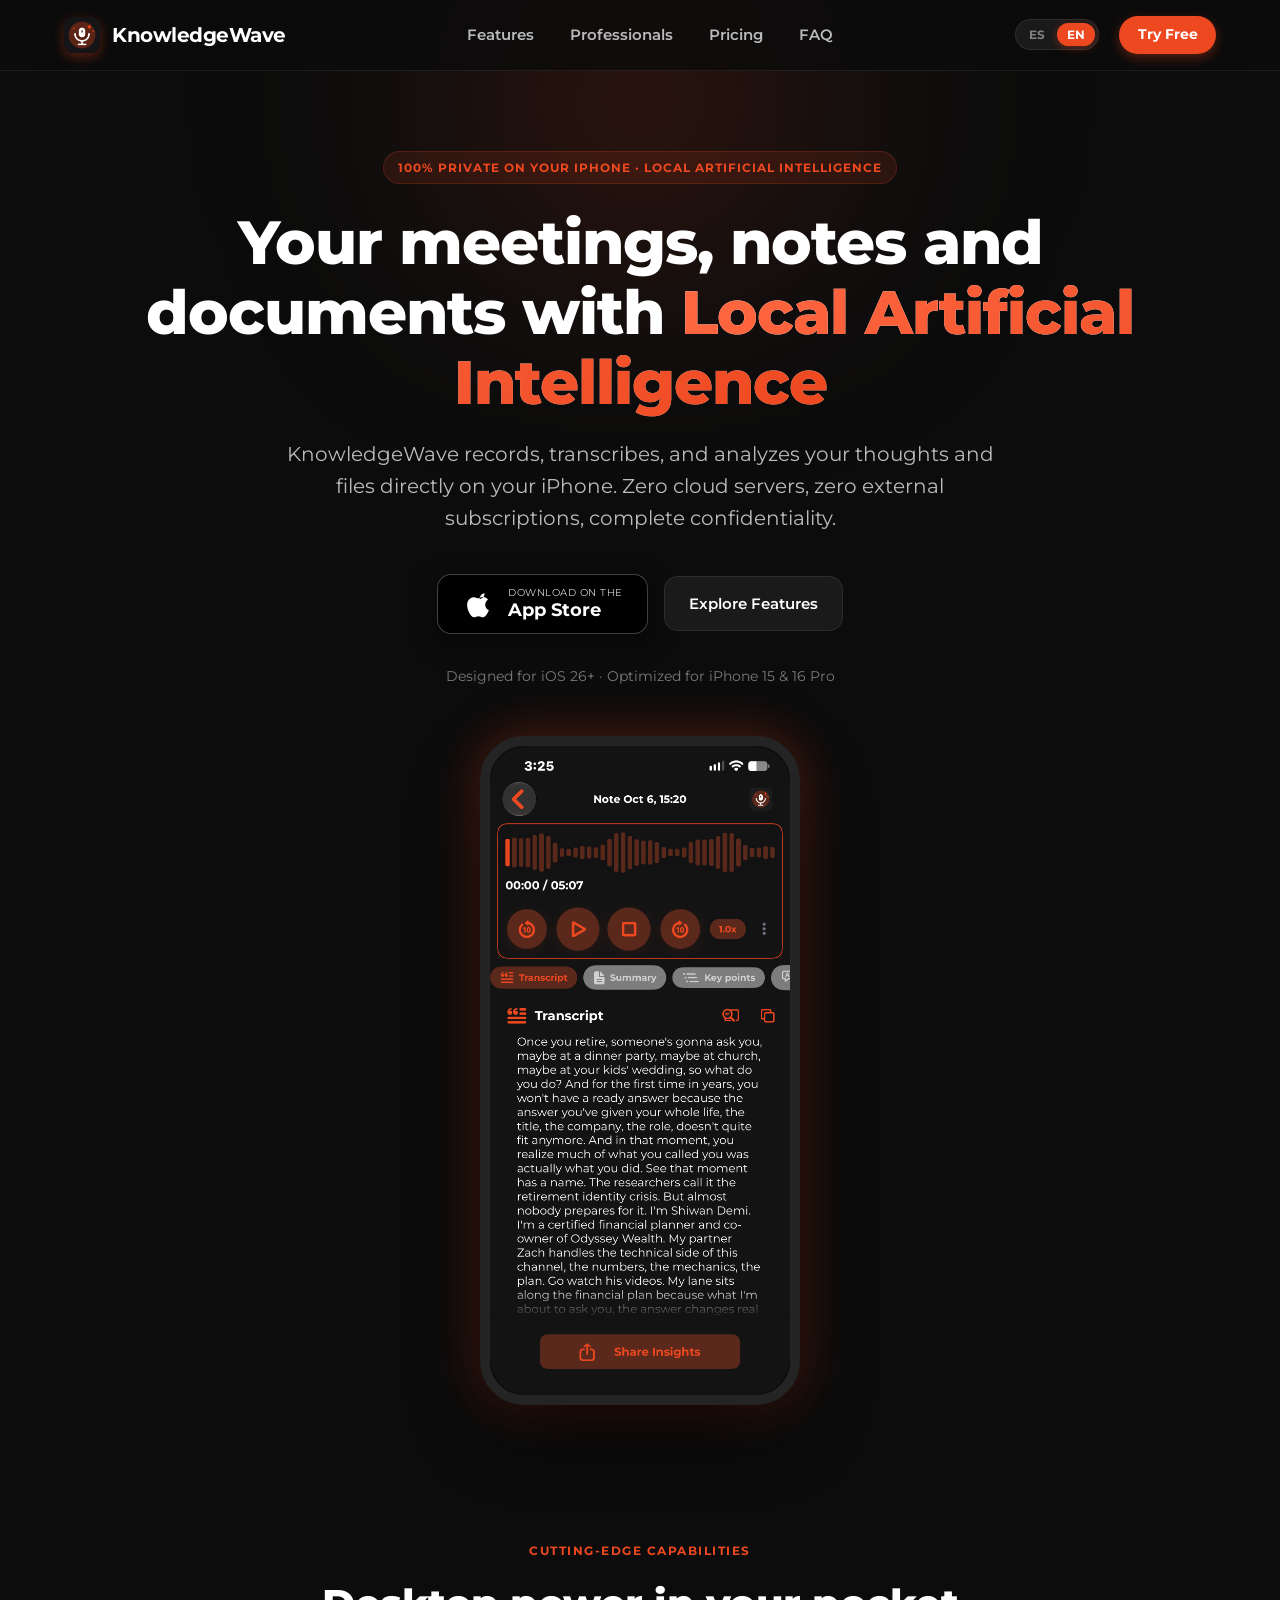
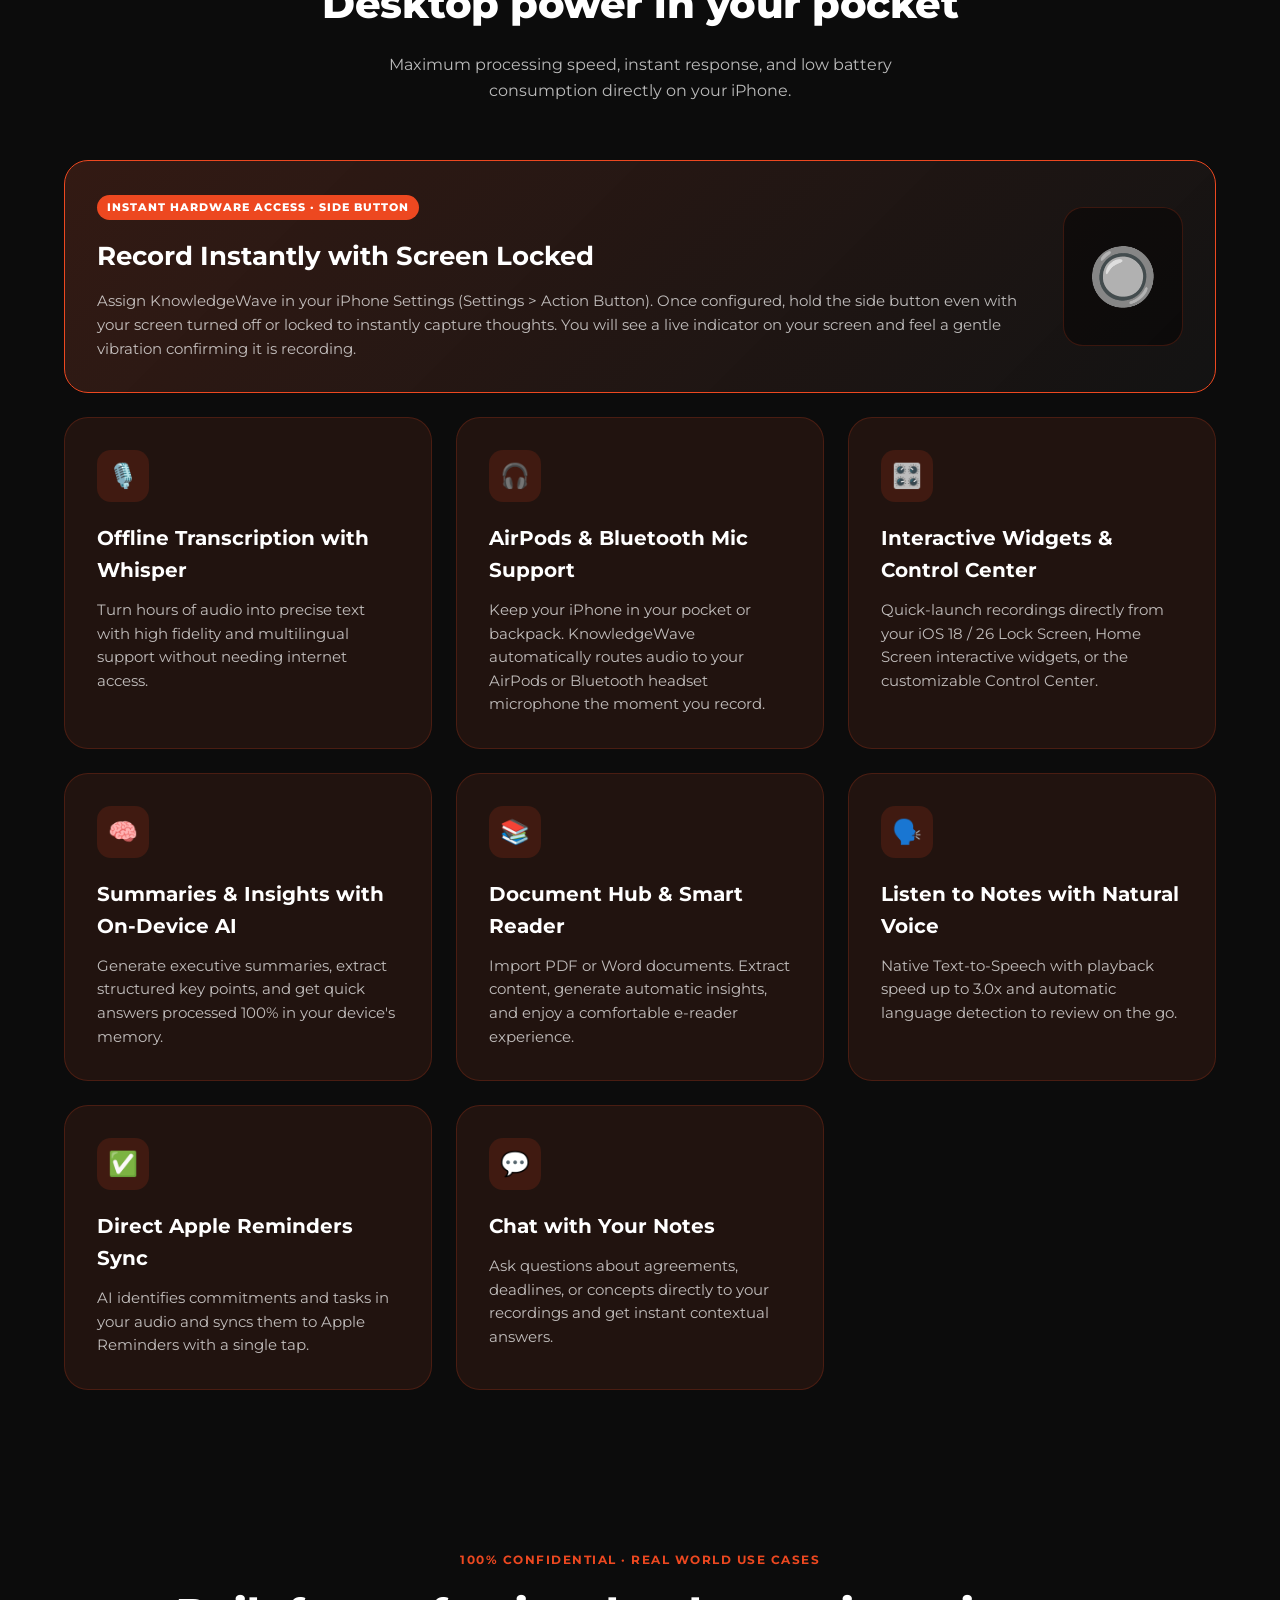
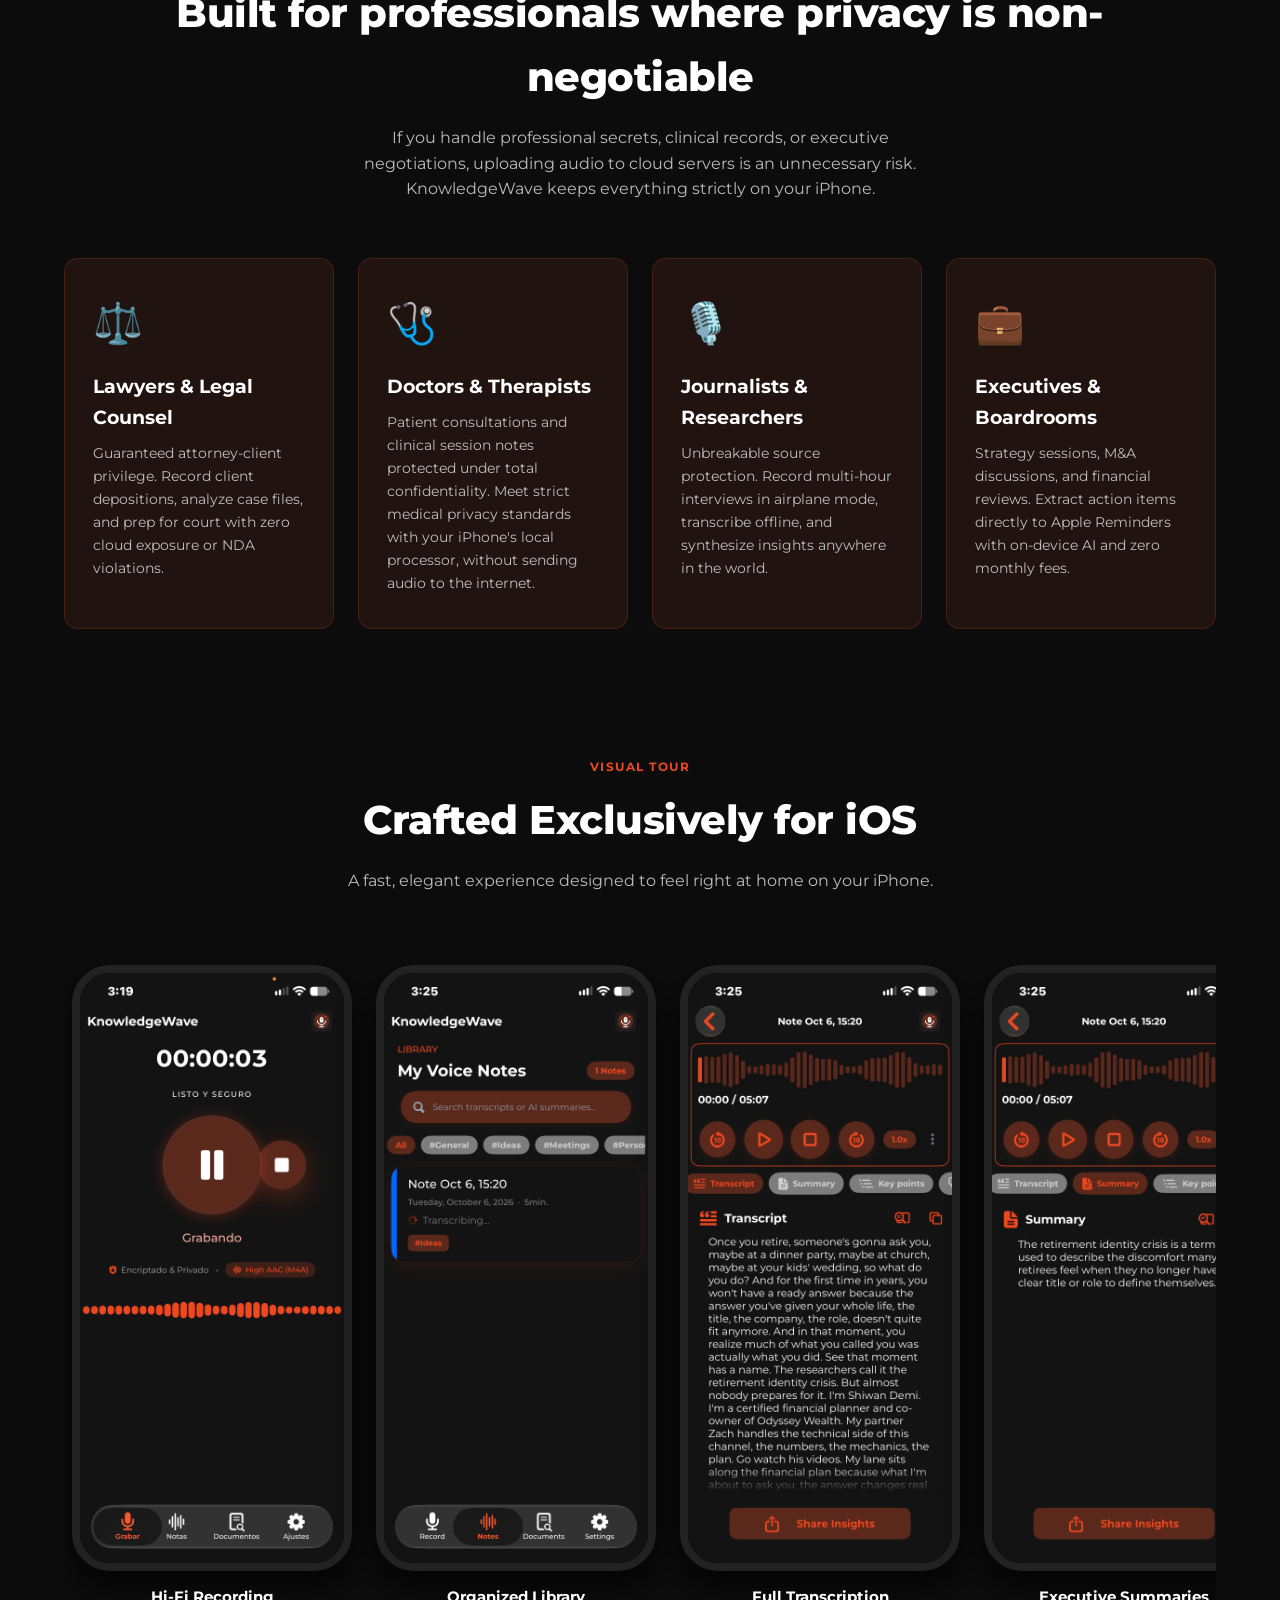
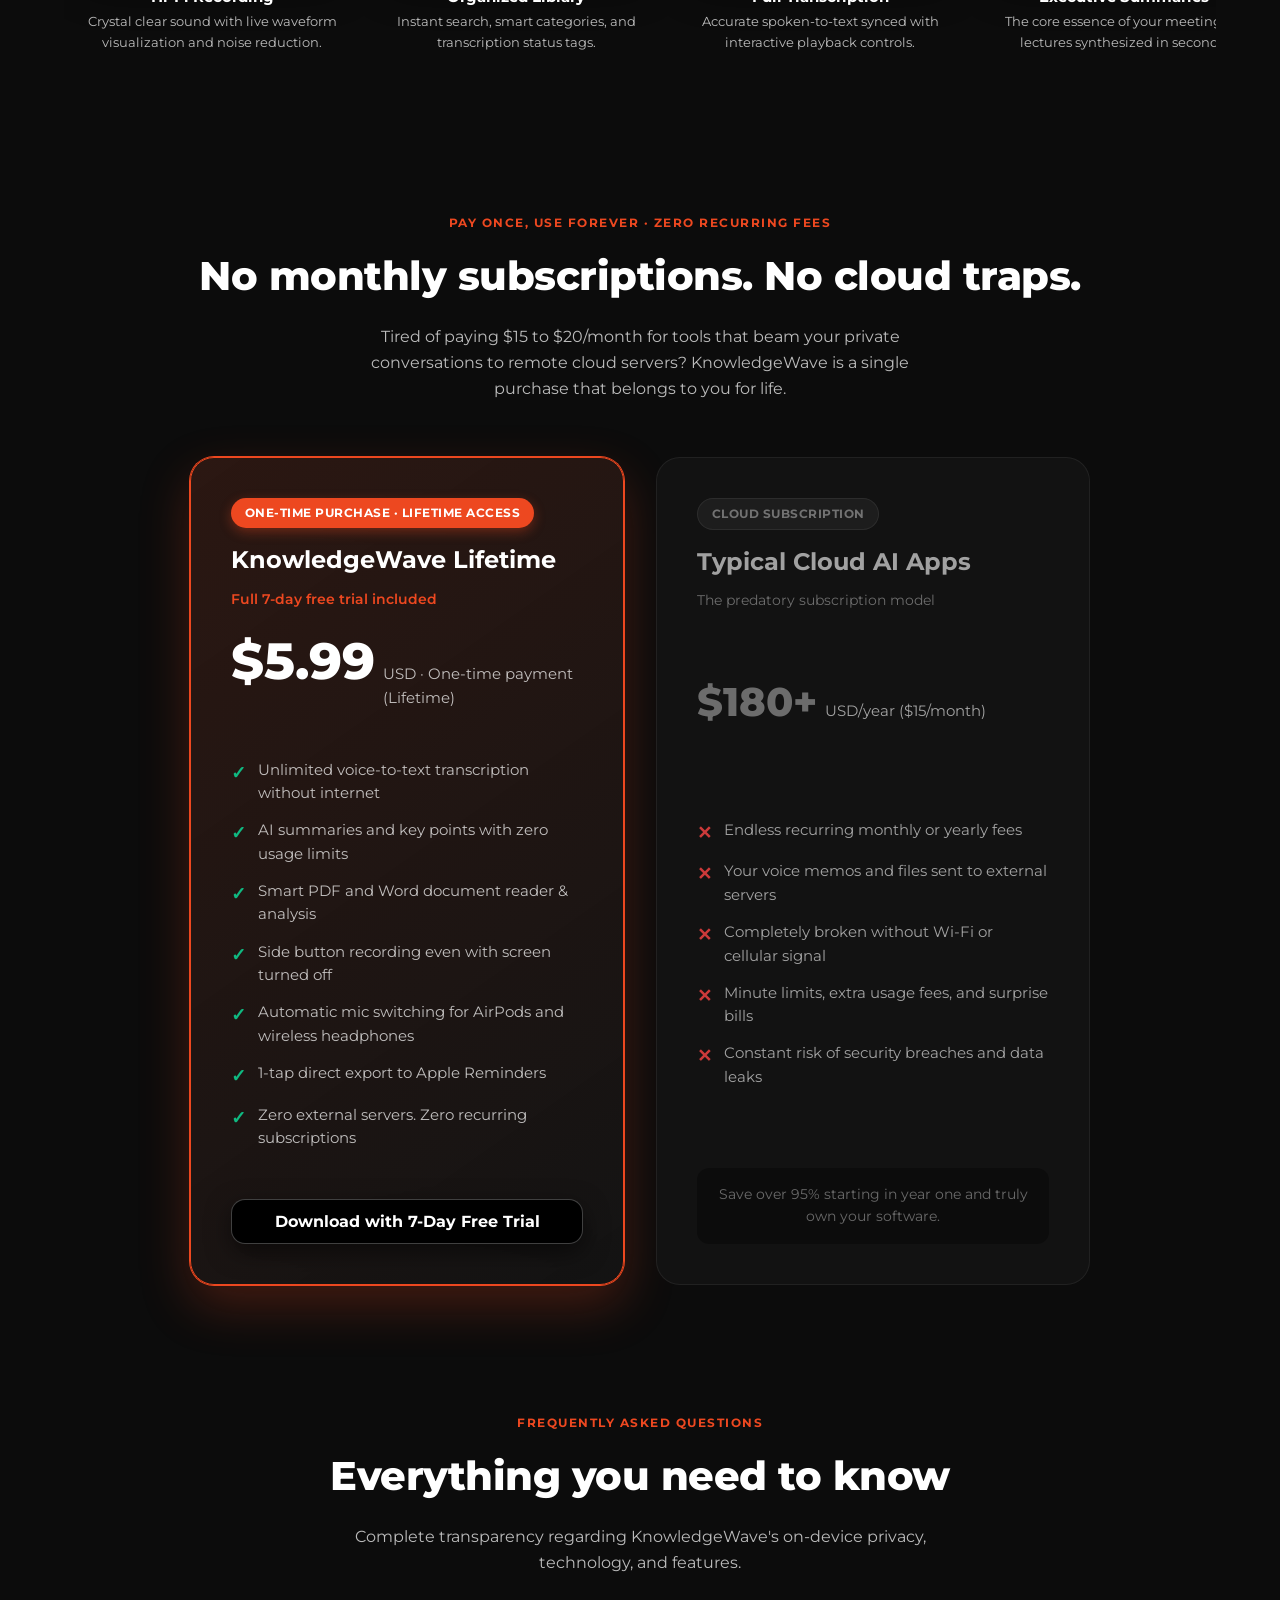
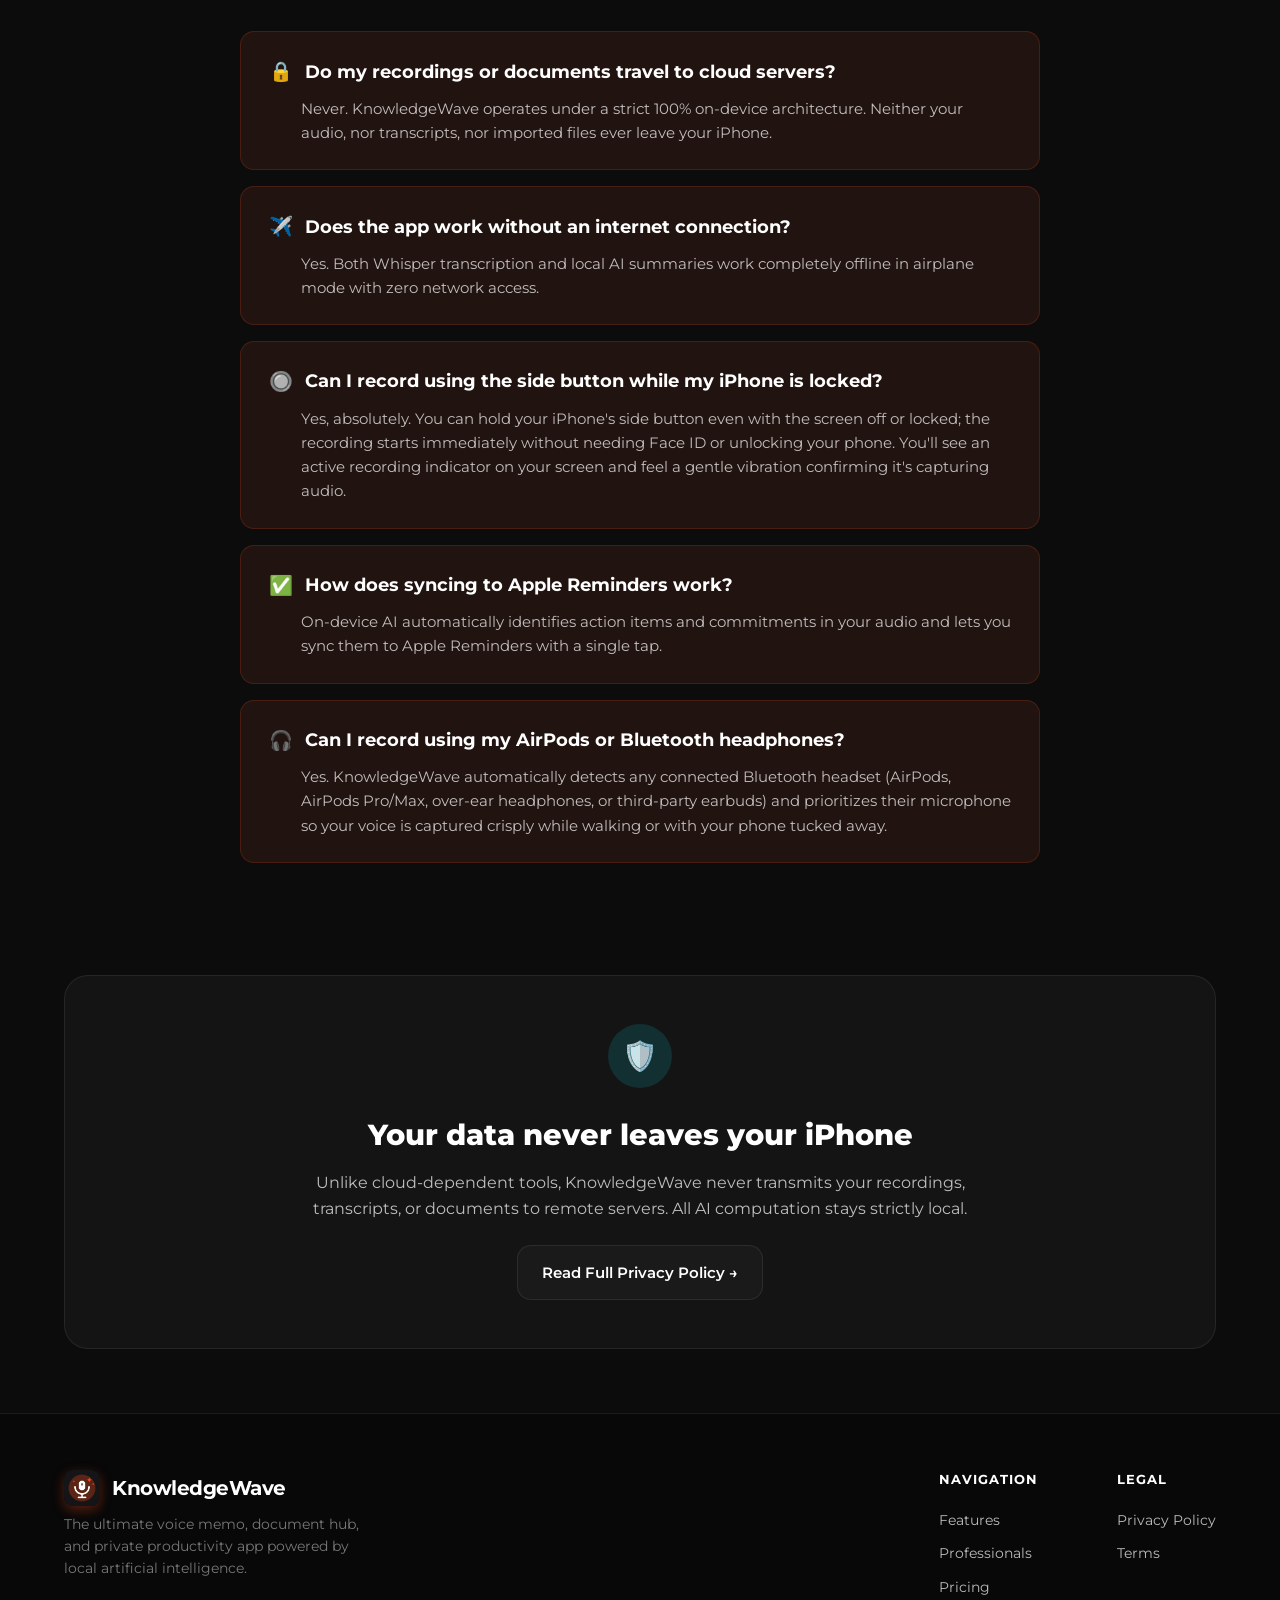
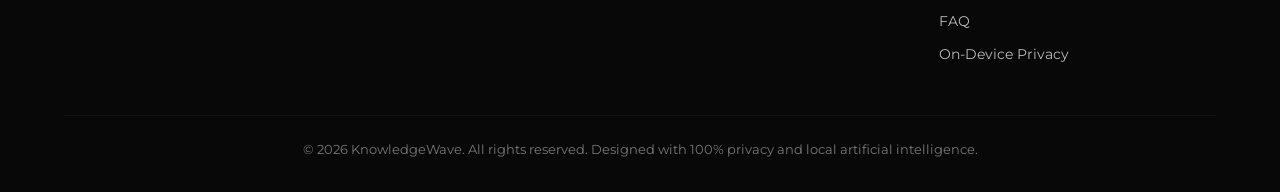
<file: index.html>
<!DOCTYPE html>
<html lang="es">
<head>
  <meta charset="UTF-8">
  <meta name="viewport" content="width=device-width, initial-scale=1.0">
  <title>KnowledgeWave — Private On-Device AI Voice Notes & Document Intelligence | No Subscriptions</title>
  <meta name="description" content="100% Offline AI voice memos, Whisper transcription, and local document analysis on iPhone. Zero cloud servers, zero subscriptions, absolute privacy for professionals.">
  <meta name="keywords" content="Offline AI, Private Transcribe, No Subscriptions, On-Device Whisper, local LLM iPhone, confidential voice recorder, grabadora de voz privada, transcripcion offline sin suscripciones, Apple Silicon AI">
  <meta name="author" content="KnowledgeWave">
  <meta name="robots" content="index, follow">
  <meta name="theme-color" content="#0C0C0C">

  <!-- Apple & iOS Safari -->
  <link rel="icon" type="image/png" href="assets/logo.png">
  <link rel="apple-touch-icon" href="assets/app-icon.png">
  <meta name="apple-mobile-web-app-capable" content="yes">
  <meta name="apple-mobile-web-app-title" content="KnowledgeWave">
  <meta name="apple-mobile-web-app-status-bar-style" content="black-translucent">

  <!-- Open Graph / Social Sharing -->
  <meta property="og:type" content="website">
  <meta property="og:site_name" content="KnowledgeWave">
  <meta property="og:title" content="KnowledgeWave — Private On-Device AI Voice Notes & Intelligence | No Subscriptions">
  <meta property="og:description" content="100% Offline AI voice memos, Whisper transcription, and local document analysis. Zero cloud servers, zero subscriptions, complete confidentiality.">
  <meta property="og:image" content="assets/app-icon.png">
  <meta property="og:locale" content="es_ES">
  <meta property="og:locale:alternate" content="en_US">

  <!-- Twitter Cards -->
  <meta name="twitter:card" content="summary_large_image">
  <meta name="twitter:title" content="KnowledgeWave — Private On-Device AI Voice Notes | No Subscriptions">
  <meta name="twitter:description" content="100% Offline AI voice memos, Whisper transcription, and local document analysis. Zero subscriptions.">
  <meta name="twitter:image" content="assets/app-icon.png">

  <!-- Fonts & Styles -->
  <link rel="preconnect" href="https://fonts.googleapis.com">
  <link rel="preconnect" href="https://fonts.gstatic.com" crossorigin>
  <link href="https://fonts.googleapis.com/css2?family=Montserrat:wght@300;400;500;600;700;800&display=swap" rel="stylesheet">
  <link rel="stylesheet" href="css/style.css">

  <!-- Schema.org JSON-LD Structured Data for Google Rich Snippets -->
  <script type="application/ld+json">
  {
    "@context": "https://schema.org",
    "@graph": [
      {
        "@type": "SoftwareApplication",
        "name": "KnowledgeWave",
        "operatingSystem": "iOS 18.0+",
        "applicationCategory": "ProductivityApplication",
        "applicationSubCategory": "UtilitiesApplication",
        "description": "100% on-device AI app for recording, transcribing, and analyzing voice memos and documents with complete privacy and zero subscriptions.",
        "offers": {
          "@type": "Offer",
          "price": "5.99",
          "priceCurrency": "USD"
        },
        "featureList": [
          "100% On-Device Whisper Speech-to-Text",
          "Local AI Executive Summaries & Insights",
          "Zero Subscriptions One-Time Purchase",
          "Document Hub PDF & Word Reader",
          "Action Button Instant Recording with Lock Screen Support",
          "Automatic AirPods & Bluetooth Headset Microphone Capture",
          "Interactive iOS Lock Screen & Control Center Widgets",
          "Apple Reminders Auto Sync",
          "Interactive Ask-your-note AI Chat"
        ]
      },
      {
        "@type": "FAQPage",
        "mainEntity": [
          {
            "@type": "Question",
            "name": "¿KnowledgeWave transmite mis audios o notas a servidores externos?",
            "acceptedAnswer": {
              "@type": "Answer",
              "text": "No, jamás. Todo funciona directamente dentro de tu propio iPhone. Ni tus grabaciones de voz, ni tus textos, ni tus documentos salen de tu teléfono ni tocan servidores externos."
            }
          },
          {
            "@type": "Question",
            "name": "¿Funciona sin conexión a internet?",
            "acceptedAnswer": {
              "@type": "Answer",
              "text": "Sí. Tanto la transcripción de audio a texto como los resúmenes con inteligencia artificial funcionan al 100% sin conexión a internet o en modo avión."
            }
          },
          {
            "@type": "Question",
            "name": "¿Tiene suscripciones mensuales?",
            "acceptedAnswer": {
              "@type": "Answer",
              "text": "No. KnowledgeWave se paga una sola vez y es tuyo para siempre. Cero cuotas recurrentes, cero trampas."
            }
          },
          {
            "@type": "Question",
            "name": "¿Puedo grabar con el botón lateral con el iPhone bloqueado?",
            "acceptedAnswer": {
              "@type": "Answer",
              "text": "Sí, totalmente. Puedes mantener presionado el botón lateral de tu iPhone incluso con la pantalla apagada o bloqueada; la grabación iniciará de inmediato sin necesidad de desbloquear tu teléfono. Verás un indicador activo en tu pantalla y sentirás una suave vibración que te confirma que está grabando."
            }
          },
          {
            "@type": "Question",
            "name": "¿Puedo grabar usando mis AirPods o auriculares Bluetooth?",
            "acceptedAnswer": {
              "@type": "Answer",
              "text": "Sí. KnowledgeWave detecta automáticamente cualquier auricular Bluetooth conectado y prioriza su micrófono para capturar tu voz con claridad mientras caminas o tienes el iPhone en el bolsillo."
            }
          }
        ]
      }
    ]
  }
  </script>
</head>
<body>
  <div class="ambient-glow"></div>

  <!-- Header Navigation -->
  <header>
    <div class="nav-container">
      <a href="index.html" class="brand">
        <img src="assets/logo.png" alt="KnowledgeWave Logo">
        <span>KnowledgeWave</span>
      </a>

      <ul class="nav-links">
        <li><a href="#features" data-i18n="nav.features">Funciones</a></li>
        <li><a href="#audiences" data-i18n="nav.audiences">Profesionales</a></li>
        <li><a href="#pricing" data-i18n="nav.pricing">Precios</a></li>
        <li><a href="#faq" data-i18n="nav.faq">Preguntas</a></li>
      </ul>

      <div class="nav-actions">
        <div class="lang-toggle">
          <button class="lang-btn active" data-lang="es">ES</button>
          <button class="lang-btn" data-lang="en">EN</button>
        </div>
        <a href="#pricing" class="btn-nav-cta" data-i18n="nav.cta">Probar Gratis</a>
      </div>
  </header>

  <!-- Hero Section -->
  <main class="container">
    <section class="hero">
      <div class="hero-badge" data-i18n="hero.badge">100% PRIVADO EN TU IPHONE · INTELIGENCIA ARTIFICIAL LOCAL</div>
      <h1 data-i18n="hero.title">Tus reuniones, notas y lecturas con <span class="gradient">Inteligencia Artificial Local</span></h1>
      <p data-i18n="hero.desc">KnowledgeWave graba, transcribe y analiza tus ideas y documentos directamente en tu iPhone. Sin servidores externos, sin suscripciones a la nube y con máxima confidencialidad.</p>

      <div class="cta-group">
        <a href="#download" class="btn-appstore">
          <svg viewBox="0 0 24 24" aria-hidden="true">
            <path d="M18.71 19.5c-.83 1.24-1.71 2.45-3.05 2.47-1.34.03-1.77-.79-3.29-.79-1.53 0-2 .77-3.27.82-1.31.05-2.3-1.32-3.14-2.53C4.25 17 2.94 12.45 4.7 9.39c.87-1.52 2.43-2.48 4.12-2.51 1.28-.02 2.5.87 3.29.87.78 0 2.26-1.07 3.81-.91.65.03 2.47.26 3.64 1.98-.09.06-2.17 1.28-2.15 3.81.03 3.02 2.65 4.03 2.68 4.04-.03.07-.42 1.44-1.38 2.83M15.97 6.84c.64-.78 1.08-1.87.96-2.84-.93.04-2.07.62-2.73 1.4-.58.67-1.1 1.77-.96 2.82 1.05.08 2.09-.6 2.73-1.38z"/>
          </svg>
          <div class="btn-text">
            <small data-i18n="hero.cta_appstore_sub">Consíguelo en el</small>
            <strong data-i18n="hero.cta_appstore_main">App Store</strong>
          </div>
        </a>

        <a href="#features" class="btn-secondary" data-i18n="hero.cta_explore">Explorar Funciones</a>
      </div>

      <div style="font-size: 0.85rem; color: var(--color-text-tertiary); margin-top: -1.5rem; margin-bottom: 3rem;" data-i18n="hero.ios_req">
        Diseñado para iOS 26+ · Optimizado para iPhone 15 & 16 Pro
      </div>

      <!-- App Mockup Banner -->
      <div class="showcase-banner">
        <div class="device-frame" style="max-width: 320px; margin: 0 auto;">
          <img src="assets/screenshots/IMG_3040.PNG" alt="KnowledgeWave App Showcase" style="width: 100%; height: auto; border-radius: 36px; display: block; box-shadow: 0 20px 50px rgba(0,0,0,0.8), 0 0 40px rgba(237,72,32,0.25);">
        </div>
      </div>
    </section>

    <!-- Features Grid -->
    <section id="features" class="features-section">
      <div class="section-header">
        <span class="section-badge" data-i18n="features.badge">Capacidades de Vanguardia</span>
        <h2 data-i18n="features.title">Potencia de escritorio en tu bolsillo</h2>
        <p data-i18n="features.desc">Máxima velocidad de procesamiento, respuesta inmediata y bajo consumo de batería directamente en tu iPhone.</p>
      </div>

      <div class="features-grid">
        <!-- Action Button (Featured) -->
        <div id="action-button" class="feature-card featured-card">
          <div class="featured-content">
            <span class="featured-badge" data-i18n="card.action.badge">ACCESO INSTANTÁNEO · BOTÓN LATERAL</span>
            <h3 style="font-size: 1.6rem; margin-bottom: 0.75rem;" data-i18n="card.action.title">Graba al Instante con Pantalla Bloqueada</h3>
            <p data-i18n="card.action.desc">Configura el botón lateral de tu iPhone (Ajustes > Botón de Acción). Una vez listo, inicia y detén grabaciones al instante manteniendo presionado el botón lateral, sin necesidad de desbloquear tu teléfono ni abrir la app. Verás la grabación activa en tu pantalla de bloqueo y sentirás una suave vibración que te confirma que empezó a grabar.</p>
          </div>
          <div style="font-size: 3.5rem; color: var(--color-primary); padding: 1.5rem; background: rgba(0,0,0,0.4); border-radius: 20px; border: 1px solid var(--color-border);">
            🔘
          </div>
        </div>

        <!-- 1: Whisper -->
        <div class="feature-card">
          <div class="feature-icon">🎙️</div>
          <h3 data-i18n="card.whisper.title">Transcripción de Audio a Texto sin Internet</h3>
          <p data-i18n="card.whisper.desc">Convierte horas de voz en texto con altísima precisión y en varios idiomas, funcionando al 100% sin conexión a internet.</p>
        </div>

        <!-- 2: Bluetooth & AirPods -->
        <div class="feature-card">
          <div class="feature-icon">🎧</div>
          <h3 data-i18n="card.bluetooth.title">Micrófono de AirPods y Auriculares Inalámbricos</h3>
          <p data-i18n="card.bluetooth.desc">Dicta con total libertad de manos libres mientras llevas tu iPhone en el bolsillo o en la mochila. KnowledgeWave detecta y usa automáticamente el micrófono de tus AirPods o auriculares inalámbricos, y cambia sin interrupciones si te los quitas.</p>
        </div>

        <!-- 3: Controls & Widgets -->
        <div class="feature-card">
          <div class="feature-icon">🎛️</div>
          <h3 data-i18n="card.controls.title">Acceso Rápido desde tu Pantalla</h3>
          <p data-i18n="card.controls.desc">Inicia o pausa notas de voz con un solo toque desde la pantalla de bloqueo o desde el Centro de Control de tu iPhone.</p>
        </div>

        <!-- 4: Llama LLM -->
        <div class="feature-card">
          <div class="feature-icon">🧠</div>
          <h3 data-i18n="card.llama.title">Resúmenes e Ideas Clave con Inteligencia Artificial</h3>
          <p data-i18n="card.llama.desc">Genera resúmenes ejecutivos, extrae los puntos más importantes y obtén respuestas rápidas procesadas directamente en tu iPhone.</p>
        </div>

        <!-- 5: Document Hub -->
        <div class="feature-card">
          <div class="feature-icon">📚</div>
          <h3 data-i18n="card.dochub.title">Centro de Documentos y Lectura Cómoda</h3>
          <p data-i18n="card.dochub.desc">Importa documentos PDF o Word. Extrae su texto, obtén resúmenes automáticos y léelos cómodamente como en un libro digital.</p>
        </div>

        <!-- 6: TTS -->
        <div class="feature-card">
          <div class="feature-icon">🗣️</div>
          <h3 data-i18n="card.tts.title">Escucha tus Notas Leídas en Voz Alta</h3>
          <p data-i18n="card.tts.desc">Tu teléfono te lee tus notas con voz natural. Puedes acelerar la velocidad hasta 3 veces para repasar o estudiar mientras manejas o caminas.</p>
        </div>

        <!-- 7: Reminders -->
        <div class="feature-card">
          <div class="feature-icon">✅</div>
          <h3 data-i18n="card.reminders.title">Exportación a Recordatorios de Apple</h3>
          <p data-i18n="card.reminders.desc">La IA detecta compromisos y tareas pendientes en tus reuniones y te permite enviarlos a Apple Reminders con un solo toque.</p>
        </div>

        <!-- 8: Chat -->
        <div class="feature-card">
          <div class="feature-icon">💬</div>
          <h3 data-i18n="card.chat.title">Conversa con tus Notas</h3>
          <p data-i18n="card.chat.desc">Hazle preguntas a tus grabaciones y documentos sobre acuerdos, cifras o dudas específicas con respuestas contextuales al instante.</p>
        </div>
      </div>
    </section>

    <!-- Professional Audiences Section -->
    <section id="audiences" class="audiences-section">
      <div class="section-header">
        <span class="section-badge" data-i18n="audiences.badge">CONFIDENCIALIDAD TOTAL · CASOS DE USO REALES</span>
        <h2 data-i18n="audiences.title">Diseñado para quienes la privacidad no es negociable</h2>
        <p data-i18n="audiences.desc">Si manejas secretos de oficio, historiales clínicos o acuerdos comerciales, subir audios a servidores externos es un riesgo innecesario. KnowledgeWave mantiene todo en tu iPhone.</p>
      </div>

      <div class="audiences-grid">
        <!-- 1: Legal -->
        <div class="audience-card">
          <div class="audience-icon">⚖️</div>
          <h3 data-i18n="audiences.legal.title">Abogados & Despachos</h3>
          <p data-i18n="audiences.legal.desc">Secreto profesional garantizado. Graba declaraciones, analiza contratos y prepara audiencias sin que ningún audio toque servidores de terceros ni viole acuerdos de confidencialidad.</p>
        </div>

        <!-- 2: Medical -->
        <div class="audience-card">
          <div class="audience-icon">🩺</div>
          <h3 data-i18n="audiences.medical.title">Médicos & Terapeutas</h3>
          <p data-i18n="audiences.medical.desc">Consultas con pacientes y notas clínicas protegidas bajo privacidad absoluta. Cumple con la confidencialidad médica más estricta procesando todo directamente en tu propio iPhone, sin enviar audio a internet.</p>
        </div>

        <!-- 3: Journalism -->
        <div class="audience-card">
          <div class="audience-icon">🎙️</div>
          <h3 data-i18n="audiences.journalism.title">Periodistas & Creadores</h3>
          <p data-i18n="audiences.journalism.desc">Protección irrompible para tus fuentes. Graba entrevistas de horas enteras en modo avión, transcribe sin conexión y obtén resúmenes ejecutivos en cualquier lugar del mundo.</p>
        </div>

        <!-- 4: Executives -->
        <div class="audience-card">
          <div class="audience-icon">💼</div>
          <h3 data-i18n="audiences.executives.title">Ejecutivos & Juntas</h3>
          <p data-i18n="audiences.executives.desc">Reuniones de estrategia, acuerdos y números clave. Analiza decisiones y crea tareas en tu lista de Recordatorios con inteligencia artificial local, sin pagar suscripciones mensuales.</p>
        </div>
      </div>
    </section>

    <!-- Visual Gallery / Screenshots Carousel -->
    <section id="screenshots" class="gallery-section">
      <div class="section-header">
        <span class="section-badge" data-i18n="gallery.badge">RECORRIDO VISUAL</span>
        <h2 data-i18n="gallery.title">Diseñado exclusivamente para iOS</h2>
        <p data-i18n="gallery.desc">Una experiencia rápida, elegante y diseñada para sentirse como en casa en tu iPhone.</p>
      </div>

      <div class="gallery-scroller">
        <!-- 1: Recording -->
        <div class="gallery-item">
          <div class="gallery-mockup">
            <img src="assets/screenshots/IMG_3038.PNG" alt="Hi-Fi Recording" loading="lazy">
          </div>
          <div class="gallery-caption">
            <h4 data-i18n="gallery.1.title">Grabación Hi-Fi</h4>
            <p data-i18n="gallery.1.desc">Captura nítida con visualizador de ondas y cancelación de ruido.</p>
          </div>
        </div>

        <!-- 2: Organized Library -->
        <div class="gallery-item">
          <div class="gallery-mockup">
            <img src="assets/screenshots/IMG_3039.PNG" alt="Organized Library" loading="lazy">
          </div>
          <div class="gallery-caption">
            <h4 data-i18n="gallery.2.title">Biblioteca Organizada</h4>
            <p data-i18n="gallery.2.desc">Búsqueda instantánea, categorías y estado de transcripción.</p>
          </div>
        </div>

        <!-- 3: Full Transcription -->
        <div class="gallery-item">
          <div class="gallery-mockup">
            <img src="assets/screenshots/IMG_3040.PNG" alt="Full Transcription" loading="lazy">
          </div>
          <div class="gallery-caption">
            <h4 data-i18n="gallery.3.title">Transcripción Completa</h4>
            <p data-i18n="gallery.3.desc">Texto exacto sincronizado con controles de reproducción.</p>
          </div>
        </div>

        <!-- 4: Summary -->
        <div class="gallery-item">
          <div class="gallery-mockup">
            <img src="assets/screenshots/IMG_3041.PNG" alt="Executive Summary" loading="lazy">
          </div>
          <div class="gallery-caption">
            <h4 data-i18n="gallery.4.title">Resúmenes Ejecutivos</h4>
            <p data-i18n="gallery.4.desc">La esencia de tu reunión o clase sintetizada al instante.</p>
          </div>
        </div>

        <!-- 5: Key Points -->
        <div class="gallery-item">
          <div class="gallery-mockup">
            <img src="assets/screenshots/IMG_3042.PNG" alt="Key Points" loading="lazy">
          </div>
          <div class="gallery-caption">
            <h4 data-i18n="gallery.5.title">Puntos Clave Estructurados</h4>
            <p data-i18n="gallery.5.desc">Ideas centrales ordenadas con viñetas claras.</p>
          </div>
        </div>

        <!-- 6: Translation -->
        <div class="gallery-item">
          <div class="gallery-mockup">
            <img src="assets/screenshots/IMG_3044.PNG" alt="Multilingual Translation" loading="lazy">
          </div>
          <div class="gallery-caption">
            <h4 data-i18n="gallery.6.title">Traducción Multilingüe</h4>
            <p data-i18n="gallery.6.desc">Detección inteligente y traducción local en el dispositivo.</p>
          </div>
        </div>

        <!-- 7: Chat with Note -->
        <div class="gallery-item">
          <div class="gallery-mockup">
            <img src="assets/screenshots/IMG_3047.PNG" alt="Ask Note AI" loading="lazy">
          </div>
          <div class="gallery-caption">
            <h4 data-i18n="gallery.7.title">Pregúntale a tu Nota</h4>
            <p data-i18n="gallery.7.desc">Chat interactivo con IA para aclarar dudas de tu contenido.</p>
          </div>
        </div>

        <!-- 8: Tasks & Reminders -->
        <div class="gallery-item">
          <div class="gallery-mockup">
            <img src="assets/screenshots/IMG_3048.PNG" alt="Tasks & Reminders" loading="lazy">
          </div>
          <div class="gallery-caption">
            <h4 data-i18n="gallery.8.title">Extracción de Tareas</h4>
            <p data-i18n="gallery.8.desc">Detección de compromisos y envío directo a Recordatorios.</p>
          </div>
        </div>

        <!-- 9: Document Hub -->
        <div class="gallery-item">
          <div class="gallery-mockup">
            <img src="assets/screenshots/IMG_3053.PNG" alt="Document Hub" loading="lazy">
          </div>
          <div class="gallery-caption">
            <h4 data-i18n="gallery.9.title">Document Hub</h4>
            <p data-i18n="gallery.9.desc">Importación, lectura y análisis de PDFs o documentos Word.</p>
          </div>
        </div>
      </div>
    </section>

    <!-- Pricing Section: Pay Once, Use Forever -->
    <section id="pricing" class="pricing-section">
      <div class="section-header">
        <span class="section-badge" data-i18n="pricing.badge">PAGA 1 VEZ, ÚSALA PARA SIEMPRE · CERO SUSCRIPCIONES</span>
        <h2 data-i18n="pricing.title">Sin cuotas mensuales. Sin trampas en la nube.</h2>
        <p data-i18n="pricing.desc">¿Cansado de pagar suscripciones mensuales de $15 o $20 USD por herramientas que además envían tus audios a servidores externos? En KnowledgeWave pagas una sola vez y la app es tuya de por vida.</p>
      </div>

      <div class="pricing-card-wrap">
        <!-- KnowledgeWave Lifetime Card -->
        <div class="pricing-card featured">
          <div class="pricing-header">
            <span class="pricing-ribbon" data-i18n="pricing.plan.ribbon">PAGO ÚNICO · DE POR VIDA</span>
            <h3 data-i18n="pricing.plan.title">KnowledgeWave Vitalicio</h3>
            <p style="font-size: 0.9rem; color: var(--color-primary); font-weight: 600;" data-i18n="pricing.plan.trial">7 días de prueba completa incluidos</p>
          </div>

          <div class="pricing-price">
            <span class="pricing-amount">$5.99</span>
            <span class="pricing-period" data-i18n="pricing.plan.period">USD · Pago único (Para siempre)</span>
          </div>

          <ul class="pricing-features">
            <li><span class="check">✓</span> <span data-i18n="pricing.f1">Transcripción ilimitada con Whisper 100% Offline</span></li>
            <li><span class="check">✓</span> <span data-i18n="pricing.f2">Resúmenes e Insights con IA local sin límites</span></li>
            <li><span class="check">✓</span> <span data-i18n="pricing.f3">Document Hub: Lector y análisis de PDFs y Word</span></li>
            <li><span class="check">✓</span> <span data-i18n="pricing.f4">Botón de Acción con pantalla apagada o bloqueada</span></li>
            <li><span class="check">✓</span> <span data-i18n="pricing.f5">Micrófono automático de AirPods y Bluetooth</span></li>
            <li><span class="check">✓</span> <span data-i18n="pricing.f6">Sincronización directa con Apple Reminders</span></li>
            <li><span class="check">✓</span> <span data-i18n="pricing.f7">Cero servidores en la nube. Cero suscripciones</span></li>
          </ul>

          <a href="#download" class="btn-appstore" style="width: 100%; justify-content: center; margin-top: 1rem;">
            <div class="btn-text" style="text-align: center;">
              <strong style="font-size: 1rem;" data-i18n="pricing.cta">Descargar con 7 Días Gratis</strong>
            </div>
          </a>
        </div>

        <!-- Competitor Comparison Card -->
        <div class="pricing-vs-card">
          <div class="pricing-header">
            <span class="pricing-comp-badge" data-i18n="pricing.comp.badge">SUSCRIPCIÓN EN LA NUBE</span>
            <h3 style="color: var(--color-text-secondary);" data-i18n="pricing.comp.title">Apps Típicas en la Nube</h3>
            <p style="font-size: 0.85rem; color: var(--color-text-tertiary);" data-i18n="pricing.comp.subtitle">El modelo abusivo de suscripción</p>
          </div>

          <div class="pricing-price">
            <span class="pricing-amount" style="color: var(--color-text-tertiary); font-size: 2.5rem;">$180+</span>
            <span class="pricing-period" data-i18n="pricing.comp.period">USD al año ($15/mes)</span>
          </div>

          <ul class="pricing-features">
            <li><span class="cross">✕</span> <span data-i18n="pricing.cf1">Cobros recurrentes mensuales de por vida</span></li>
            <li><span class="cross">✕</span> <span data-i18n="pricing.cf2">Tus audios y conversaciones viajan a servidores ajenos</span></li>
            <li><span class="cross">✕</span> <span data-i18n="pricing.cf3">Inutilizables sin conexión a internet o sin señal</span></li>
            <li><span class="cross">✕</span> <span data-i18n="pricing.cf4">Límites estrictos de minutos o cobros sorpresa por uso extra</span></li>
            <li><span class="cross">✕</span> <span data-i18n="pricing.cf5">Riesgo ético y legal de filtraciones de datos privados</span></li>
          </ul>

          <div style="padding: 1rem; background: rgba(0,0,0,0.3); border-radius: 12px; font-size: 0.85rem; color: var(--color-text-tertiary); text-align: center;" data-i18n="pricing.comp.summary">
            Ahorras más del 95% desde el primer año y eres dueño de tu software.
          </div>
        </div>
      </div>
    </section>

    <!-- FAQ Section -->
    <section id="faq" class="faq-section">
      <div class="section-header">
        <span class="section-badge" data-i18n="faq.badge">PREGUNTAS FRECUENTES</span>
        <h2 data-i18n="faq.title">Todo lo que necesitas saber</h2>
        <p data-i18n="faq.desc">Claridad y transparencia absoluta sobre cómo protegemos tu privacidad.</p>
      </div>

      <div class="faq-grid">
        <div class="faq-item">
          <div class="faq-question">
            <span class="icon">🔒</span>
            <span data-i18n="faq.q1">¿Mis grabaciones o documentos viajan a servidores en internet?</span>
          </div>
          <div class="faq-answer" data-i18n="faq.a1">
            No, jamás. Todo funciona directamente dentro de tu propio iPhone. Ni tus grabaciones de voz, ni tus textos, ni tus documentos salen de tu teléfono ni tocan servidores externos.
          </div>
        </div>

        <div class="faq-item">
          <div class="faq-question">
            <span class="icon">✈️</span>
            <span data-i18n="faq.q2">¿La app funciona sin conexión a internet o en modo avión?</span>
          </div>
          <div class="faq-answer" data-i18n="faq.a2">
            Sí. Tanto la transcripción de audio a texto como los resúmenes con inteligencia artificial funcionan al 100% sin internet o en modo avión.
          </div>
        </div>

        <div class="faq-item">
          <div class="faq-question">
            <span class="icon">🔘</span>
            <span data-i18n="faq.q3">¿Puedo grabar con el botón lateral aunque mi iPhone esté bloqueado?</span>
          </div>
          <div class="faq-answer" data-i18n="faq.a3">
            Sí, totalmente. Puedes mantener presionado el botón lateral incluso con la pantalla apagada o bloqueada; la grabación iniciará de inmediato sin necesidad de desbloquear tu teléfono. Verás un indicador activo en tu pantalla y sentirás una suave vibración que te confirma que está grabando.
          </div>
        </div>

        <div class="faq-item">
          <div class="faq-question">
            <span class="icon">✅</span>
            <span data-i18n="faq.q4">¿Cómo funciona el envío a Recordatorios?</span>
          </div>
          <div class="faq-answer" data-i18n="faq.a4">
            La inteligencia artificial detecta tareas y compromisos en tus conversaciones y te permite guardarlos en la app Recordatorios de tu iPhone con un solo toque.
          </div>
        </div>

        <div class="faq-item">
          <div class="faq-question">
            <span class="icon">🎧</span>
            <span data-i18n="faq.q5">¿Puedo grabar usando mis AirPods o auriculares inalámbricos?</span>
          </div>
          <div class="faq-answer" data-i18n="faq.a5">
            Sí. KnowledgeWave detecta automáticamente cualquier auricular inalámbrico conectado (AirPods o cualquier otra marca) y usa su micrófono para que tu voz se escuche clara aunque lleves el iPhone guardado.
          </div>
        </div>
      </div>
    </section>

    <!-- Privacy Guarantee Banner -->
    <section>
      <div id="privacy" class="privacy-banner">
        <div class="privacy-banner-icon">🛡️</div>
        <h3 data-i18n="privacy.banner.title">Tus datos nunca salen de tu iPhone</h3>
        <p data-i18n="privacy.banner.desc">A diferencia de otras aplicaciones que envían tus conversaciones a servidores en internet, KnowledgeWave procesa todo de forma 100% privada dentro de tu propio teléfono. Máxima confidencialidad garantizada.</p>
        <a href="privacy.html" class="btn-secondary" data-i18n="privacy.banner.link">Leer Política de Privacidad Completa →</a>
      </div>
    </section>
  </main>

  <!-- Footer -->
  <footer>
    <div class="container">
      <div class="footer-content">
        <div class="footer-brand">
          <div class="brand">
            <img src="assets/logo.png" alt="KnowledgeWave Logo">
            <span>KnowledgeWave</span>
          </div>
          <p data-i18n="footer.desc">La aplicación definitiva de notas de voz, lectura inteligente y productividad privada sin suscripciones mensuales.</p>
        </div>

        <div class="footer-links">
          <div class="footer-col">
            <h4 data-i18n="footer.links_title">Navegación</h4>
            <ul>
              <li><a href="#features" data-i18n="nav.features">Funciones</a></li>
              <li><a href="#audiences" data-i18n="nav.audiences">Profesionales</a></li>
              <li><a href="#pricing" data-i18n="nav.pricing">Precios</a></li>
              <li><a href="#faq" data-i18n="nav.faq">Preguntas Frecuentes</a></li>
              <li><a href="#privacy" data-i18n="nav.privacy">Privacidad Total</a></li>
            </ul>
          </div>

          <div class="footer-col">
            <h4 data-i18n="footer.legal_title">Legal</h4>
            <ul>
              <li><a href="privacy.html" data-i18n="nav.privacy_policy">Política de Privacidad</a></li>
              <li><a href="terms.html" data-i18n="nav.terms">Términos de Servicio</a></li>
            </ul>
          </div>
        </div>
      </div>

      <div class="footer-bottom">
        <p>© 2026 KnowledgeWave. <span data-i18n="footer.rights">Todos los derechos reservados. Diseñado con privacidad total e inteligencia artificial local.</span></p>
      </div>
    </div>
  </footer>

  <script src="js/main.js"></script>
</body>
</html>
</file>
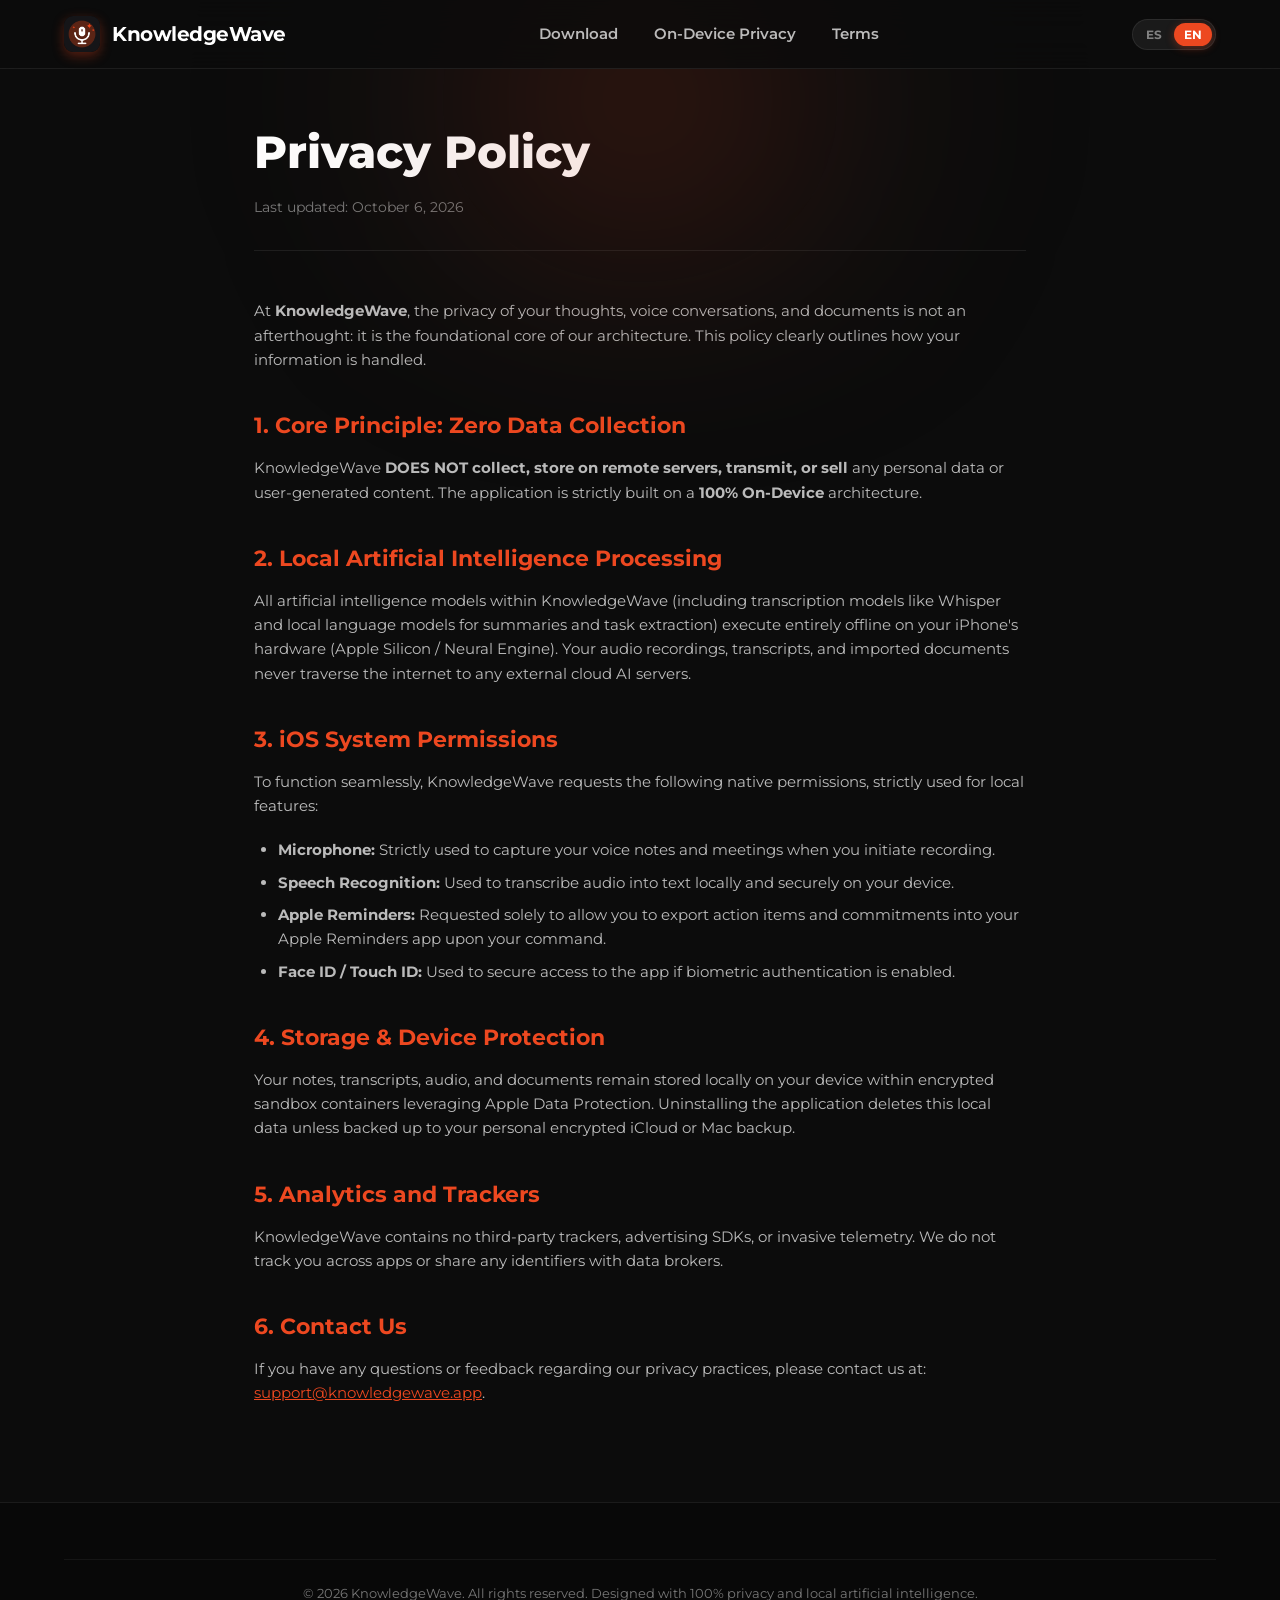
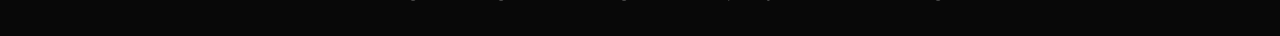
<file: privacy.html>
<!DOCTYPE html>
<html lang="es">
<head>
  <meta charset="UTF-8">
  <meta name="viewport" content="width=device-width, initial-scale=1.0">
  <title>Política de Privacidad — KnowledgeWave</title>
  <meta name="description" content="Política de Privacidad oficial de KnowledgeWave. Procesamiento 100% on-device, sin recopilación ni venta de datos.">
  <meta name="robots" content="index, follow">
  <meta name="theme-color" content="#0C0C0C">
  <link rel="icon" type="image/png" href="assets/logo.png">
  <link rel="apple-touch-icon" href="assets/app-icon.png">

  <!-- Open Graph -->
  <meta property="og:type" content="article">
  <meta property="og:site_name" content="KnowledgeWave">
  <meta property="og:title" content="Política de Privacidad — KnowledgeWave">
  <meta property="og:description" content="Política de Privacidad oficial de KnowledgeWave. Procesamiento 100% on-device, cero servidores y cero recopilación de datos.">
  <meta property="og:image" content="assets/app-icon.png">

  <link rel="preconnect" href="https://fonts.googleapis.com">
  <link rel="preconnect" href="https://fonts.gstatic.com" crossorigin>
  <link href="https://fonts.googleapis.com/css2?family=Montserrat:wght@300;400;500;600;700;800&display=swap" rel="stylesheet">
  <link rel="stylesheet" href="css/style.css">
</head>
<body>
  <div class="ambient-glow"></div>

  <!-- Header Navigation -->
  <header>
    <div class="nav-container">
      <a href="index.html" class="brand">
        <img src="assets/logo.png" alt="KnowledgeWave Logo">
        <span>KnowledgeWave</span>
      </a>

      <ul class="nav-links">
        <li><a href="index.html" data-i18n="nav.download">Inicio</a></li>
        <li><a href="privacy.html" class="active" data-i18n="nav.privacy">Privacidad</a></li>
        <li><a href="terms.html" data-i18n="nav.terms">Términos</a></li>
      </ul>

      <div class="nav-actions">
        <div class="lang-toggle">
          <button class="lang-btn active" data-lang="es">ES</button>
          <button class="lang-btn" data-lang="en">EN</button>
        </div>
      </div>
    </div>
  </header>

  <!-- Legal Content Container -->
  <main class="legal-container">
    <!-- SPANISH CONTENT -->
    <div data-lang-section="es">
      <div class="legal-header">
        <h1>Política de Privacidad</h1>
        <p class="last-updated">Última actualización: 6 de Octubre de 2026</p>
      </div>

      <div class="legal-content">
        <p>En <strong>KnowledgeWave</strong>, la privacidad de tus pensamientos, conversaciones y documentos no es una opción secundaria: es el pilar central de nuestra arquitectura de software. Esta política explica de forma clara cómo tratamos tu información.</p>

        <h2>1. Principio Fundamental: Cero Recopilación de Datos</h2>
        <p>KnowledgeWave <strong>NO recopila, NO almacena en servidores externos, NO transmite y NO vende</strong> ninguna clase de datos personales o contenido generado por el usuario. La aplicación opera con una arquitectura estricta <strong>100% On-Device</strong> (en el propio dispositivo).</p>

        <h2>2. Procesamiento de Inteligencia Artificial Local</h2>
        <p>Todos los modelos de inteligencia artificial utilizados en KnowledgeWave (incluyendo modelos de transcripción como Whisper y modelos de lenguaje local para resúmenes y extracción de notas) se ejecutan de manera autónoma en el hardware de tu iPhone (Apple Silicon / Neural Engine). Tus grabaciones de audio, transcripciones y documentos importados nunca viajan por internet a ningún servidor de inteligencia artificial externo ni a la nube.</p>

        <h2>3. Permisos del Sistema en iOS</h2>
        <p>Para su correcto funcionamiento, KnowledgeWave solicita los siguientes permisos nativos, los cuales solo se utilizan localmente:</p>
        <ul>
          <li><strong>Micrófono:</strong> Exclusivamente para capturar tus notas de voz y reuniones cuando decides iniciar una grabación.</li>
          <li><strong>Reconocimiento de Voz:</strong> Utilizado para transcribir el audio en texto de forma local y privada en el dispositivo.</li>
          <li><strong>Recordatorios (Apple Reminders):</strong> Se solicita únicamente para permitirte exportar tareas y compromisos detectados a tu app de Recordatorios de Apple cuando pulsas la acción explícita.</li>
          <li><strong>Face ID / Touch ID:</strong> Para proteger el acceso biométrico a la aplicación si decides activar el bloqueo de seguridad.</li>
        </ul>

        <h2>4. Almacenamiento y Seguridad</h2>
        <p>Tus grabaciones, notas, categorías y documentos se almacenan localmente en la base de datos protegida de tu dispositivo mediante la tecnología de encriptación de archivos de Apple (Data Protection). Al desinstalar la app, los datos locales se eliminan por completo de tu terminal a menos que cuentes con una copia de seguridad encriptada en tu propia cuenta de iCloud o Mac.</p>

        <h2>5. Análisis y Telemetría</h2>
        <p>KnowledgeWave no incluye rastreadores de terceros, identificadores de publicidad ni herramientas de telemetría invasiva. No compartimos identificadores únicos con anunciantes ni intermediarios de datos.</p>

        <h2>6. Contacto</h2>
        <p>Si tienes cualquier duda o consulta respecto a nuestra política de privacidad o el funcionamiento técnico de la app, puedes contactarnos en: <a href="mailto:support@knowledgewave.app" style="color: var(--color-primary);">support@knowledgewave.app</a>.</p>
      </div>
    </div>

    <!-- ENGLISH CONTENT -->
    <div data-lang-section="en" style="display: none;">
      <div class="legal-header">
        <h1>Privacy Policy</h1>
        <p class="last-updated">Last updated: October 6, 2026</p>
      </div>

      <div class="legal-content">
        <p>At <strong>KnowledgeWave</strong>, the privacy of your thoughts, voice conversations, and documents is not an afterthought: it is the foundational core of our architecture. This policy clearly outlines how your information is handled.</p>

        <h2>1. Core Principle: Zero Data Collection</h2>
        <p>KnowledgeWave <strong>DOES NOT collect, store on remote servers, transmit, or sell</strong> any personal data or user-generated content. The application is strictly built on a <strong>100% On-Device</strong> architecture.</p>

        <h2>2. Local Artificial Intelligence Processing</h2>
        <p>All artificial intelligence models within KnowledgeWave (including transcription models like Whisper and local language models for summaries and task extraction) execute entirely offline on your iPhone's hardware (Apple Silicon / Neural Engine). Your audio recordings, transcripts, and imported documents never traverse the internet to any external cloud AI servers.</p>

        <h2>3. iOS System Permissions</h2>
        <p>To function seamlessly, KnowledgeWave requests the following native permissions, strictly used for local features:</p>
        <ul>
          <li><strong>Microphone:</strong> Strictly used to capture your voice notes and meetings when you initiate recording.</li>
          <li><strong>Speech Recognition:</strong> Used to transcribe audio into text locally and securely on your device.</li>
          <li><strong>Apple Reminders:</strong> Requested solely to allow you to export action items and commitments into your Apple Reminders app upon your command.</li>
          <li><strong>Face ID / Touch ID:</strong> Used to secure access to the app if biometric authentication is enabled.</li>
        </ul>

        <h2>4. Storage & Device Protection</h2>
        <p>Your notes, transcripts, audio, and documents remain stored locally on your device within encrypted sandbox containers leveraging Apple Data Protection. Uninstalling the application deletes this local data unless backed up to your personal encrypted iCloud or Mac backup.</p>

        <h2>5. Analytics and Trackers</h2>
        <p>KnowledgeWave contains no third-party trackers, advertising SDKs, or invasive telemetry. We do not track you across apps or share any identifiers with data brokers.</p>

        <h2>6. Contact Us</h2>
        <p>If you have any questions or feedback regarding our privacy practices, please contact us at: <a href="mailto:support@knowledgewave.app" style="color: var(--color-primary);">support@knowledgewave.app</a>.</p>
      </div>
    </div>
  </main>

  <!-- Footer -->
  <footer>
    <div class="container">
      <div class="footer-bottom">
        <p>© 2026 KnowledgeWave. <span data-i18n="footer.rights">Todos los derechos reservados. Desarrollado con tecnología On-Device.</span></p>
      </div>
    </div>
  </footer>

  <script src="js/main.js"></script>
</body>
</html>
</file>
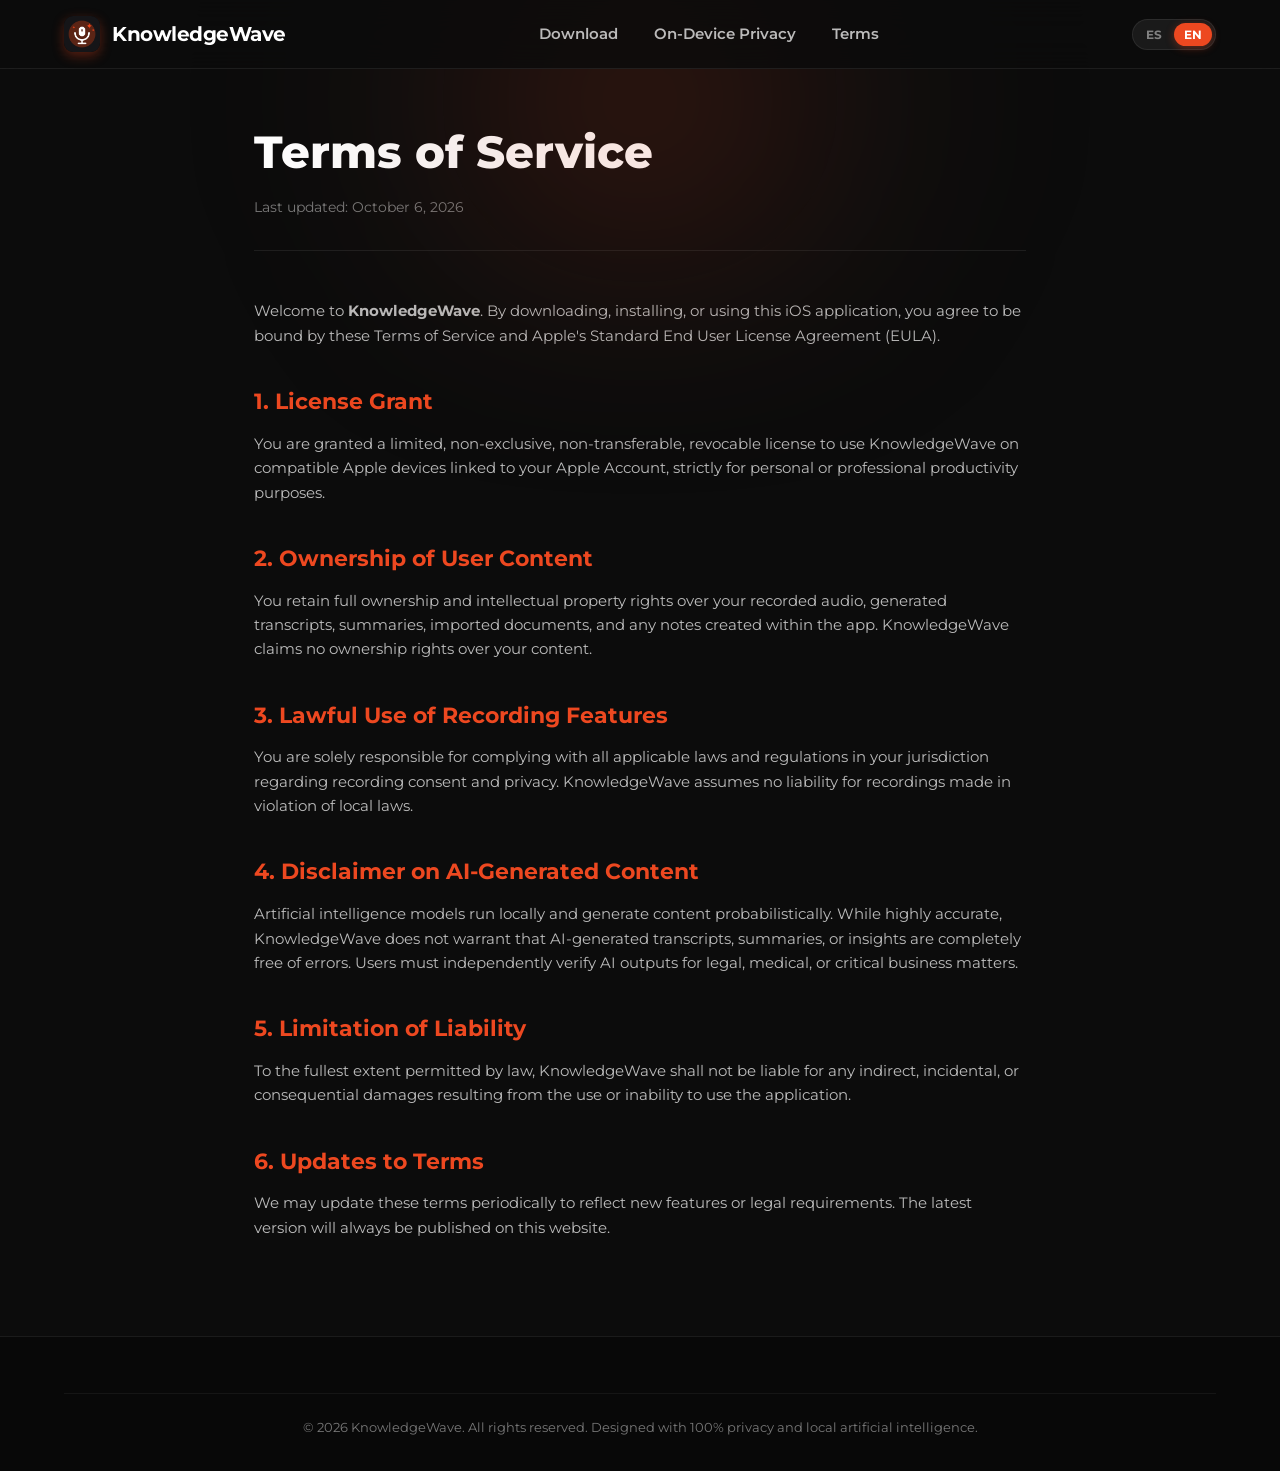
<file: terms.html>
<!DOCTYPE html>
<html lang="es">
<head>
  <meta charset="UTF-8">
  <meta name="viewport" content="width=device-width, initial-scale=1.0">
  <title>Términos de Servicio — KnowledgeWave</title>
  <meta name="description" content="Términos de Servicio oficiales de KnowledgeWave. Licencia de uso final, responsabilidad y derechos de autor.">
  <meta name="robots" content="index, follow">
  <meta name="theme-color" content="#0C0C0C">
  <link rel="icon" type="image/png" href="assets/logo.png">
  <link rel="apple-touch-icon" href="assets/app-icon.png">

  <!-- Open Graph -->
  <meta property="og:type" content="article">
  <meta property="og:site_name" content="KnowledgeWave">
  <meta property="og:title" content="Términos de Servicio — KnowledgeWave">
  <meta property="og:description" content="Términos de Servicio oficiales de KnowledgeWave. Licencia de uso final, responsabilidad y derechos de autor.">
  <meta property="og:image" content="assets/app-icon.png">

  <link rel="preconnect" href="https://fonts.googleapis.com">
  <link rel="preconnect" href="https://fonts.gstatic.com" crossorigin>
  <link href="https://fonts.googleapis.com/css2?family=Montserrat:wght@300;400;500;600;700;800&display=swap" rel="stylesheet">
  <link rel="stylesheet" href="css/style.css">
</head>
<body>
  <div class="ambient-glow"></div>

  <!-- Header Navigation -->
  <header>
    <div class="nav-container">
      <a href="index.html" class="brand">
        <img src="assets/logo.png" alt="KnowledgeWave Logo">
        <span>KnowledgeWave</span>
      </a>

      <ul class="nav-links">
        <li><a href="index.html" data-i18n="nav.download">Inicio</a></li>
        <li><a href="privacy.html" data-i18n="nav.privacy">Privacidad</a></li>
        <li><a href="terms.html" class="active" data-i18n="nav.terms">Términos</a></li>
      </ul>

      <div class="nav-actions">
        <div class="lang-toggle">
          <button class="lang-btn active" data-lang="es">ES</button>
          <button class="lang-btn" data-lang="en">EN</button>
        </div>
      </div>
    </div>
  </header>

  <!-- Legal Content Container -->
  <main class="legal-container">
    <!-- SPANISH CONTENT -->
    <div data-lang-section="es">
      <div class="legal-header">
        <h1>Términos de Servicio</h1>
        <p class="last-updated">Última actualización: 6 de Octubre de 2026</p>
      </div>

      <div class="legal-content">
        <p>Bienvenido a <strong>KnowledgeWave</strong>. Al descargar, instalar o utilizar esta aplicación para iOS, aceptas quedar vinculado por los siguientes Términos de Servicio y por el Acuerdo de Licencia de Usuario Final (EULA) estándar de Apple.</p>

        <h2>1. Concesión de Licencia</h2>
        <p>Se te otorga una licencia limitada, no exclusiva, intransferible y revocable para utilizar KnowledgeWave en dispositivos compatibles vinculados a tu cuenta de Apple, estrictamente para fines personales o profesionales de productividad.</p>

        <h2>2. Propiedad del Contenido del Usuario</h2>
        <p>Tú conservas la titularidad y todos los derechos de propiedad intelectual sobre el audio grabado, las transcripciones resultantes, los resúmenes, los documentos importados y cualquier nota generada en la aplicación. KnowledgeWave no reclama ningún derecho de propiedad sobre tus creaciones.</p>

        <h2>3. Uso Responsable y Legal de Grabaciones</h2>
        <p>El usuario es el único responsable de cumplir con las leyes aplicables en su jurisdicción relativas al consentimiento para la grabación de conversaciones, reuniones o llamadas. KnowledgeWave no se hace responsable del uso de la funcionalidad de grabación en contravención de las normativas de privacidad locales.</p>

        <h2>4. Exención sobre Contenido Generado por Inteligencia Artificial</h2>
        <p>Los modelos de transcripción y de lenguaje operan de forma automatizada y probabilística directamente en el hardware de tu dispositivo. Aunque la precisión es elevada, KnowledgeWave no garantiza que las transcripciones o resúmenes estén 100% libres de errores o imprecisiones. El contenido generado por IA debe verificarse antes de tomar decisiones críticas legales, médicas o financieras.</p>

        <h2>5. Limitación de Responsabilidad</h2>
        <p>En la máxima medida permitida por la ley aplicable, KnowledgeWave no será responsable de daños indirectos, incidentales o pérdida de datos derivados del uso o imposibilidad de uso de la aplicación.</p>

        <h2>6. Modificaciones de los Términos</h2>
        <p>Podemos actualizar estos términos periódicamente para reflejar mejoras en la app o modificaciones legales. La versión más reciente siempre estará disponible en este sitio web.</p>
      </div>
    </div>

    <!-- ENGLISH CONTENT -->
    <div data-lang-section="en" style="display: none;">
      <div class="legal-header">
        <h1>Terms of Service</h1>
        <p class="last-updated">Last updated: October 6, 2026</p>
      </div>

      <div class="legal-content">
        <p>Welcome to <strong>KnowledgeWave</strong>. By downloading, installing, or using this iOS application, you agree to be bound by these Terms of Service and Apple's Standard End User License Agreement (EULA).</p>

        <h2>1. License Grant</h2>
        <p>You are granted a limited, non-exclusive, non-transferable, revocable license to use KnowledgeWave on compatible Apple devices linked to your Apple Account, strictly for personal or professional productivity purposes.</p>

        <h2>2. Ownership of User Content</h2>
        <p>You retain full ownership and intellectual property rights over your recorded audio, generated transcripts, summaries, imported documents, and any notes created within the app. KnowledgeWave claims no ownership rights over your content.</p>

        <h2>3. Lawful Use of Recording Features</h2>
        <p>You are solely responsible for complying with all applicable laws and regulations in your jurisdiction regarding recording consent and privacy. KnowledgeWave assumes no liability for recordings made in violation of local laws.</p>

        <h2>4. Disclaimer on AI-Generated Content</h2>
        <p>Artificial intelligence models run locally and generate content probabilistically. While highly accurate, KnowledgeWave does not warrant that AI-generated transcripts, summaries, or insights are completely free of errors. Users must independently verify AI outputs for legal, medical, or critical business matters.</p>

        <h2>5. Limitation of Liability</h2>
        <p>To the fullest extent permitted by law, KnowledgeWave shall not be liable for any indirect, incidental, or consequential damages resulting from the use or inability to use the application.</p>

        <h2>6. Updates to Terms</h2>
        <p>We may update these terms periodically to reflect new features or legal requirements. The latest version will always be published on this website.</p>
      </div>
    </div>
  </main>

  <!-- Footer -->
  <footer>
    <div class="container">
      <div class="footer-bottom">
        <p>© 2026 KnowledgeWave. <span data-i18n="footer.rights">Todos los derechos reservados. Desarrollado con tecnología On-Device.</span></p>
      </div>
    </div>
  </footer>

  <script src="js/main.js"></script>
</body>
</html>
</file>
<file: css/style.css>
:root {
  --color-primary: #ed4820;
  --color-primary-glow: rgba(237, 72, 32, 0.35);
  --color-secondary: #00f2ff;
  --color-tertiary: #5b291c;
  --color-tertiary-card: rgba(91, 41, 28, 0.28);
  --color-bg-dark: #0c0c0c;
  --color-bg-surface: #141414;
  --color-bg-surface-elevated: #1a1a1a;
  --color-text-primary: #ffffff;
  --color-text-secondary: rgba(255, 255, 255, 0.72);
  --color-text-tertiary: rgba(255, 255, 255, 0.45);
  --color-border: rgba(237, 72, 32, 0.2);
  --color-border-subtle: rgba(255, 255, 255, 0.08);
  
  --font-family: 'Montserrat', -apple-system, BlinkMacSystemFont, "Segoe UI", Roboto, sans-serif;
  --max-width: 1200px;
  --radius-sm: 8px;
  --radius-md: 14px;
  --radius-lg: 24px;
  --radius-full: 9999px;
  --transition: all 0.25s cubic-bezier(0.16, 1, 0.3, 1);
}

* {
  box-sizing: border-box;
  margin: 0;
  padding: 0;
}

html {
  scroll-behavior: smooth;
  color-scheme: dark;
}

body {
  font-family: var(--font-family);
  background-color: var(--color-bg-dark);
  color: var(--color-text-primary);
  line-height: 1.6;
  overflow-x: hidden;
  -webkit-font-smoothing: antialiased;
}

/* Background Atmosphere */
.ambient-glow {
  position: fixed;
  top: -150px;
  left: 50%;
  transform: translateX(-50%);
  width: 800px;
  height: 500px;
  background: radial-gradient(circle, rgba(237, 72, 32, 0.18) 0%, rgba(91, 41, 28, 0.08) 50%, transparent 75%);
  filter: blur(80px);
  pointer-events: none;
  z-index: 0;
}

/* Header & Navigation */
header {
  position: sticky;
  top: 0;
  z-index: 100;
  backdrop-filter: blur(16px);
  -webkit-backdrop-filter: blur(16px);
  background: rgba(12, 12, 12, 0.82);
  border-bottom: 1px solid var(--color-border-subtle);
  transition: var(--transition);
}

.nav-container {
  max-width: var(--max-width);
  margin: 0 auto;
  padding: 1rem 1.5rem;
  display: flex;
  align-items: center;
  justify-content: space-between;
}

.brand {
  display: flex;
  align-items: center;
  gap: 0.75rem;
  text-decoration: none;
  color: var(--color-text-primary);
  font-weight: 700;
  font-size: 1.25rem;
  letter-spacing: -0.5px;
  flex-shrink: 0;
  white-space: nowrap;
}

.brand img {
  width: 36px;
  height: 36px;
  border-radius: 9px;
  box-shadow: 0 4px 12px var(--color-primary-glow);
}

.nav-links {
  display: flex;
  align-items: center;
  gap: 2.25rem;
  list-style: none;
}

.nav-links a {
  text-decoration: none;
  color: var(--color-text-secondary);
  font-size: 0.92rem;
  font-weight: 600;
  white-space: nowrap;
  transition: var(--transition);
}

.nav-links a:hover {
  color: var(--color-text-primary);
}

.nav-actions {
  display: flex;
  align-items: center;
  gap: 1.25rem;
  flex-shrink: 0;
}

.btn-nav-cta {
  background: var(--color-primary);
  color: #ffffff;
  text-decoration: none;
  font-size: 0.85rem;
  font-weight: 700;
  padding: 0.5rem 1.15rem;
  border-radius: var(--radius-full);
  transition: var(--transition);
  white-space: nowrap;
  box-shadow: 0 4px 12px var(--color-primary-glow);
}

.btn-nav-cta:hover {
  transform: translateY(-1px);
  filter: brightness(1.1);
  box-shadow: 0 6px 16px rgba(237, 72, 32, 0.45);
}

/* Language Toggle Switch */
.lang-toggle {
  display: inline-flex;
  background: var(--color-bg-surface-elevated);
  border: 1px solid var(--color-border-subtle);
  border-radius: var(--radius-full);
  padding: 3px;
  gap: 2px;
}

.lang-btn {
  background: transparent;
  border: none;
  color: var(--color-text-tertiary);
  font-family: var(--font-family);
  font-size: 0.75rem;
  font-weight: 700;
  padding: 4px 10px;
  border-radius: var(--radius-full);
  cursor: pointer;
  transition: var(--transition);
}

.lang-btn.active {
  background: var(--color-primary);
  color: #fff;
  box-shadow: 0 2px 8px var(--color-primary-glow);
}

/* Container */
.container {
  max-width: var(--max-width);
  margin: 0 auto;
  padding: 0 1.5rem;
  position: relative;
  z-index: 1;
}

/* Hero Section */
.hero {
  padding: 5rem 0 3.5rem;
  text-align: center;
}

.hero-badge {
  display: inline-flex;
  align-items: center;
  gap: 0.5rem;
  background: rgba(237, 72, 32, 0.12);
  border: 1px solid var(--color-border);
  color: var(--color-primary);
  font-size: 0.75rem;
  font-weight: 700;
  letter-spacing: 1px;
  text-transform: uppercase;
  padding: 6px 14px;
  border-radius: var(--radius-full);
  margin-bottom: 1.5rem;
}

.hero h1 {
  font-size: clamp(2.2rem, 5vw, 3.8rem);
  font-weight: 800;
  line-height: 1.15;
  letter-spacing: -1px;
  margin-bottom: 1.25rem;
  background: linear-gradient(180deg, #FFFFFF 60%, rgba(255, 255, 255, 0.65) 100%);
  -webkit-background-clip: text;
  -webkit-text-fill-color: transparent;
}

.hero h1 span.gradient {
  background: linear-gradient(135deg, #FF6842 0%, #ED4820 100%);
  -webkit-background-clip: text;
  -webkit-text-fill-color: transparent;
}

.hero p {
  font-size: clamp(1rem, 2vw, 1.25rem);
  color: var(--color-text-secondary);
  max-width: 720px;
  margin: 0 auto 2.5rem;
  font-weight: 400;
}

/* App Store CTA Button */
.cta-group {
  display: flex;
  justify-content: center;
  align-items: center;
  gap: 1rem;
  flex-wrap: wrap;
  margin-bottom: 3.5rem;
}

.btn-appstore {
  display: inline-flex;
  align-items: center;
  gap: 0.85rem;
  background: #000000;
  color: #fff;
  border: 1px solid rgba(255, 255, 255, 0.25);
  padding: 0.75rem 1.5rem;
  border-radius: var(--radius-md);
  text-decoration: none;
  transition: var(--transition);
  box-shadow: 0 8px 24px rgba(0, 0, 0, 0.5);
}

.btn-appstore:hover {
  transform: translateY(-2px);
  border-color: var(--color-primary);
  box-shadow: 0 12px 28px var(--color-primary-glow);
}

.btn-appstore svg {
  width: 32px;
  height: 32px;
  fill: #fff;
}

.btn-appstore .btn-text {
  text-align: left;
  line-height: 1.2;
}

.btn-appstore .btn-text small {
  display: block;
  font-size: 0.65rem;
  letter-spacing: 0.5px;
  opacity: 0.8;
  text-transform: uppercase;
}

.btn-appstore .btn-text strong {
  font-size: 1.15rem;
  font-weight: 700;
}

.btn-secondary {
  display: inline-flex;
  align-items: center;
  gap: 0.5rem;
  background: var(--color-bg-surface-elevated);
  color: var(--color-text-primary);
  border: 1px solid var(--color-border-subtle);
  padding: 0.9rem 1.5rem;
  border-radius: var(--radius-md);
  text-decoration: none;
  font-weight: 600;
  font-size: 0.95rem;
  transition: var(--transition);
}

.btn-secondary:hover {
  background: var(--color-tertiary-card);
  border-color: var(--color-border);
}

/* App Showcase / Hero Device */
.showcase-banner {
  margin-top: 1rem;
  position: relative;
  display: flex;
  justify-content: center;
}

.device-frame {
  max-width: 310px;
  border-radius: 44px;
  border: 10px solid #242424;
  box-shadow: 0 30px 80px -20px rgba(0, 0, 0, 0.9), 0 0 50px var(--color-primary-glow);
  overflow: hidden;
  background: #000;
  position: relative;
}

.device-frame img {
  width: 100%;
  display: block;
  border-radius: 34px;
}

/* Gallery Section */
.gallery-section {
  padding: 5rem 0 3rem;
  position: relative;
}

.gallery-scroller-wrap {
  position: relative;
  margin: 0 -1.5rem;
  padding: 1rem 1.5rem 2rem;
}

.gallery-scroller {
  display: flex;
  gap: 1.5rem;
  overflow-x: auto;
  scroll-snap-type: x mandatory;
  padding: 1rem 0.5rem 2rem;
  scrollbar-width: thin;
  scrollbar-color: var(--color-primary) transparent;
  -webkit-overflow-scrolling: touch;
}

.gallery-scroller::-webkit-scrollbar {
  height: 6px;
}

.gallery-scroller::-webkit-scrollbar-track {
  background: transparent;
}

.gallery-scroller::-webkit-scrollbar-thumb {
  background: var(--color-primary);
  border-radius: var(--radius-full);
}

.gallery-item {
  flex: 0 0 280px;
  scroll-snap-align: center;
  transition: var(--transition);
  display: flex;
  flex-direction: column;
  gap: 0.85rem;
}

.gallery-item:hover {
  transform: translateY(-6px);
}

.gallery-mockup {
  border-radius: 38px;
  border: 8px solid #222222;
  overflow: hidden;
  background: #000;
  box-shadow: 0 16px 36px rgba(0, 0, 0, 0.7);
  aspect-ratio: 1170 / 2532;
  transition: var(--transition);
}

.gallery-item:hover .gallery-mockup {
  border-color: var(--color-primary);
  box-shadow: 0 20px 48px var(--color-primary-glow);
}

.gallery-mockup img {
  width: 100%;
  height: 100%;
  object-fit: cover;
  display: block;
}

.gallery-caption {
  text-align: center;
}

.gallery-caption h4 {
  font-size: 0.95rem;
  font-weight: 700;
  color: var(--color-text-primary);
  margin-bottom: 0.2rem;
}

.gallery-caption p {
  font-size: 0.8rem;
  color: var(--color-text-secondary);
}

/* Features Grid */
.features-section {
  padding: 5rem 0;
}

.section-header {
  text-align: center;
  margin-bottom: 3.5rem;
}

.section-header .section-badge {
  font-size: 0.75rem;
  font-weight: 700;
  color: var(--color-primary);
  letter-spacing: 1.5px;
  text-transform: uppercase;
  margin-bottom: 0.75rem;
  display: block;
}

.section-header h2 {
  font-size: clamp(1.8rem, 3.5vw, 2.5rem);
  font-weight: 800;
  letter-spacing: -0.5px;
  margin-bottom: 1rem;
}

.section-header p {
  color: var(--color-text-secondary);
  max-width: 600px;
  margin: 0 auto;
  font-size: 1rem;
}

.features-grid {
  display: grid;
  grid-template-columns: repeat(auto-fit, minmax(320px, 1fr));
  gap: 1.5rem;
}

.feature-card {
  background: var(--color-tertiary-card);
  border: 1px solid var(--color-border);
  border-radius: var(--radius-lg);
  padding: 2rem;
  transition: var(--transition);
  position: relative;
  overflow: hidden;
}

.feature-card:hover {
  transform: translateY(-4px);
  border-color: var(--color-primary);
  box-shadow: 0 16px 36px -10px var(--color-primary-glow);
}

.feature-icon {
  width: 52px;
  height: 52px;
  border-radius: 14px;
  background: rgba(237, 72, 32, 0.15);
  display: flex;
  align-items: center;
  justify-content: center;
  margin-bottom: 1.25rem;
  color: var(--color-primary);
  font-size: 1.5rem;
}

.feature-card h3 {
  font-size: 1.25rem;
  font-weight: 700;
  margin-bottom: 0.75rem;
  color: var(--color-text-primary);
}

.feature-card p {
  color: var(--color-text-secondary);
  font-size: 0.95rem;
  line-height: 1.55;
}

/* Action Button Highlight Card (Featured) */
.featured-card {
  grid-column: 1 / -1;
  background: linear-gradient(135deg, rgba(91, 41, 28, 0.5) 0%, rgba(20, 20, 20, 0.9) 100%);
  border: 1px solid var(--color-primary);
  display: flex;
  align-items: center;
  justify-content: space-between;
  gap: 2rem;
  flex-wrap: wrap;
}

.featured-content {
  flex: 1;
  min-width: 300px;
}

.featured-badge {
  display: inline-block;
  background: var(--color-primary);
  color: #fff;
  font-size: 0.7rem;
  font-weight: 800;
  letter-spacing: 1px;
  text-transform: uppercase;
  padding: 4px 10px;
  border-radius: var(--radius-full);
  margin-bottom: 1rem;
}

/* Privacy Guarantee Banner */
.privacy-banner {
  margin: 4rem 0;
  background: var(--color-bg-surface);
  border: 1px solid var(--color-border-subtle);
  border-radius: var(--radius-lg);
  padding: 3rem 2rem;
  text-align: center;
}

.privacy-banner-icon {
  width: 64px;
  height: 64px;
  border-radius: 50%;
  background: rgba(0, 242, 255, 0.12);
  color: var(--color-secondary);
  display: flex;
  align-items: center;
  justify-content: center;
  margin: 0 auto 1.5rem;
  font-size: 1.8rem;
}

.privacy-banner h3 {
  font-size: 1.8rem;
  font-weight: 800;
  margin-bottom: 0.75rem;
}

.privacy-banner p {
  color: var(--color-text-secondary);
  max-width: 700px;
  margin: 0 auto 1.5rem;
}

/* Legal Pages (Privacy & Terms) */
.legal-container {
  max-width: 820px;
  margin: 3rem auto 6rem;
  padding: 0 1.5rem;
}

.legal-header {
  margin-bottom: 3rem;
  border-bottom: 1px solid var(--color-border-subtle);
  padding-bottom: 2rem;
}

.legal-header h1 {
  font-size: clamp(2rem, 4vw, 2.8rem);
  font-weight: 800;
  margin-bottom: 0.5rem;
}

.legal-header .last-updated {
  font-size: 0.85rem;
  color: var(--color-text-tertiary);
}

.legal-content h2 {
  font-size: 1.4rem;
  font-weight: 700;
  color: var(--color-primary);
  margin: 2.25rem 0 0.75rem;
}

.legal-content p, .legal-content ul {
  color: var(--color-text-secondary);
  margin-bottom: 1.25rem;
  font-size: 0.95rem;
}

.legal-content ul {
  padding-left: 1.5rem;
}

.legal-content li {
  margin-bottom: 0.5rem;
}

/* Footer */
footer {
  border-top: 1px solid var(--color-border-subtle);
  background: #080808;
  padding: 3.5rem 0 2rem;
  margin-top: 4rem;
}

.footer-content {
  display: flex;
  justify-content: space-between;
  align-items: flex-start;
  flex-wrap: wrap;
  gap: 2rem;
  margin-bottom: 2.5rem;
}

.footer-brand p {
  color: var(--color-text-tertiary);
  font-size: 0.85rem;
  max-width: 320px;
  margin-top: 0.5rem;
}

.footer-links {
  display: flex;
  gap: 3rem;
  flex-wrap: wrap;
}

.footer-col h4 {
  font-size: 0.8rem;
  font-weight: 700;
  text-transform: uppercase;
  letter-spacing: 1px;
  color: var(--color-text-primary);
  margin-bottom: 1rem;
}

.footer-col ul {
  list-style: none;
}

.footer-col li {
  margin-bottom: 0.5rem;
}

.footer-col a {
  text-decoration: none;
  color: var(--color-text-secondary);
  font-size: 0.85rem;
  transition: var(--transition);
}

.footer-col a:hover {
  color: var(--color-primary);
}

.footer-bottom {
  border-top: 1px solid rgba(255, 255, 255, 0.05);
  padding-top: 1.5rem;
  text-align: center;
  color: var(--color-text-tertiary);
  font-size: 0.8rem;
}

/* FAQ Section */
.faq-section {
  padding: 5rem 0 3rem;
}

.faq-grid {
  max-width: 800px;
  margin: 0 auto;
  display: flex;
  flex-direction: column;
  gap: 1rem;
}

.faq-item {
  background: var(--color-tertiary-card);
  border: 1px solid var(--color-border);
  border-radius: var(--radius-md);
  padding: 1.5rem 1.75rem;
  transition: var(--transition);
}

.faq-item:hover {
  border-color: var(--color-primary);
  background: rgba(237, 72, 32, 0.04);
}

.faq-question {
  font-size: 1.1rem;
  font-weight: 700;
  color: var(--color-text-primary);
  margin-bottom: 0.6rem;
  display: flex;
  align-items: center;
  gap: 0.75rem;
}

.faq-question span.icon {
  color: var(--color-primary);
  font-size: 1.2rem;
}

.faq-answer {
  color: var(--color-text-secondary);
  font-size: 0.95rem;
  line-height: 1.6;
  padding-left: 2rem;
}

/* Pricing Section */
.pricing-section {
  padding: 5rem 0 3rem;
}

.pricing-card-wrap {
  max-width: 900px;
  margin: 0 auto;
  display: grid;
  grid-template-columns: 1fr 1fr;
  gap: 2rem;
  align-items: stretch;
}

.pricing-card {
  background: linear-gradient(145deg, rgba(91, 41, 28, 0.4), rgba(20, 20, 20, 0.95));
  border: 1px solid var(--color-border);
  border-radius: var(--radius-lg);
  padding: 2.5rem;
  display: flex;
  flex-direction: column;
  justify-content: space-between;
  position: relative;
  overflow: hidden;
  box-shadow: 0 20px 40px rgba(0, 0, 0, 0.6);
}

.pricing-card.featured {
  border-color: var(--color-primary);
  box-shadow: 0 20px 50px rgba(237, 72, 32, 0.25), 0 0 0 1px var(--color-primary);
}

.pricing-ribbon {
  display: inline-block;
  background: var(--color-primary);
  color: #fff;
  font-size: 0.72rem;
  font-weight: 700;
  letter-spacing: 0.5px;
  text-transform: uppercase;
  padding: 0.35rem 0.85rem;
  border-radius: var(--radius-full);
  margin-bottom: 0.85rem;
  box-shadow: 0 4px 12px var(--color-primary-glow);
}

.pricing-comp-badge {
  display: inline-block;
  background: rgba(255, 255, 255, 0.06);
  border: 1px solid var(--color-border-subtle);
  color: var(--color-text-tertiary);
  font-size: 0.72rem;
  font-weight: 700;
  letter-spacing: 0.5px;
  text-transform: uppercase;
  padding: 0.35rem 0.85rem;
  border-radius: var(--radius-full);
  margin-bottom: 0.85rem;
}

.pricing-header h3 {
  font-size: 1.5rem;
  font-weight: 700;
  margin-bottom: 0.5rem;
  color: var(--color-text-primary);
}

.pricing-price {
  margin: 1.5rem 0;
  display: flex;
  align-items: baseline;
  gap: 0.5rem;
}

.pricing-amount {
  font-size: 3.2rem;
  font-weight: 800;
  color: var(--color-text-primary);
  line-height: 1;
}

.pricing-period {
  font-size: 0.95rem;
  color: var(--color-text-secondary);
}

.pricing-features {
  list-style: none;
  margin: 1.5rem 0 2rem;
  display: flex;
  flex-direction: column;
  gap: 0.85rem;
}

.pricing-features li {
  display: flex;
  align-items: flex-start;
  gap: 0.75rem;
  font-size: 0.92rem;
  color: var(--color-text-secondary);
}

.pricing-features li span.check {
  color: #10b981;
  font-weight: 800;
  font-size: 1.1rem;
}

.pricing-features li span.cross {
  color: #ef4444;
  font-weight: 800;
  font-size: 1.1rem;
}

.pricing-vs-card {
  background: var(--color-bg-surface);
  border: 1px solid var(--color-border-subtle);
  border-radius: var(--radius-lg);
  padding: 2.5rem;
  display: flex;
  flex-direction: column;
  justify-content: space-between;
  opacity: 0.85;
}

/* Audiences Section */
.audiences-section {
  padding: 5rem 0 3rem;
}

.audiences-grid {
  display: grid;
  grid-template-columns: repeat(auto-fit, minmax(260px, 1fr));
  gap: 1.5rem;
  margin-top: 2rem;
}

.audience-card {
  background: var(--color-tertiary-card);
  border: 1px solid var(--color-border);
  border-radius: var(--radius-md);
  padding: 2rem 1.75rem;
  transition: var(--transition);
}

.audience-card:hover {
  border-color: var(--color-primary);
  transform: translateY(-4px);
  background: rgba(237, 72, 32, 0.06);
}

.audience-icon {
  font-size: 2.5rem;
  margin-bottom: 1rem;
}

.audience-card h3 {
  font-size: 1.2rem;
  font-weight: 700;
  margin-bottom: 0.6rem;
  color: var(--color-text-primary);
}

.audience-card p {
  font-size: 0.9rem;
  color: var(--color-text-secondary);
  line-height: 1.6;
}

/* Responsive adjustments */
@media (max-width: 768px) {
  .nav-links {
    display: none;
  }
  .features-grid {
    grid-template-columns: 1fr;
  }
  .pricing-card-wrap {
    grid-template-columns: 1fr;
  }
  .faq-answer {
    padding-left: 0;
  }
}
</file>
